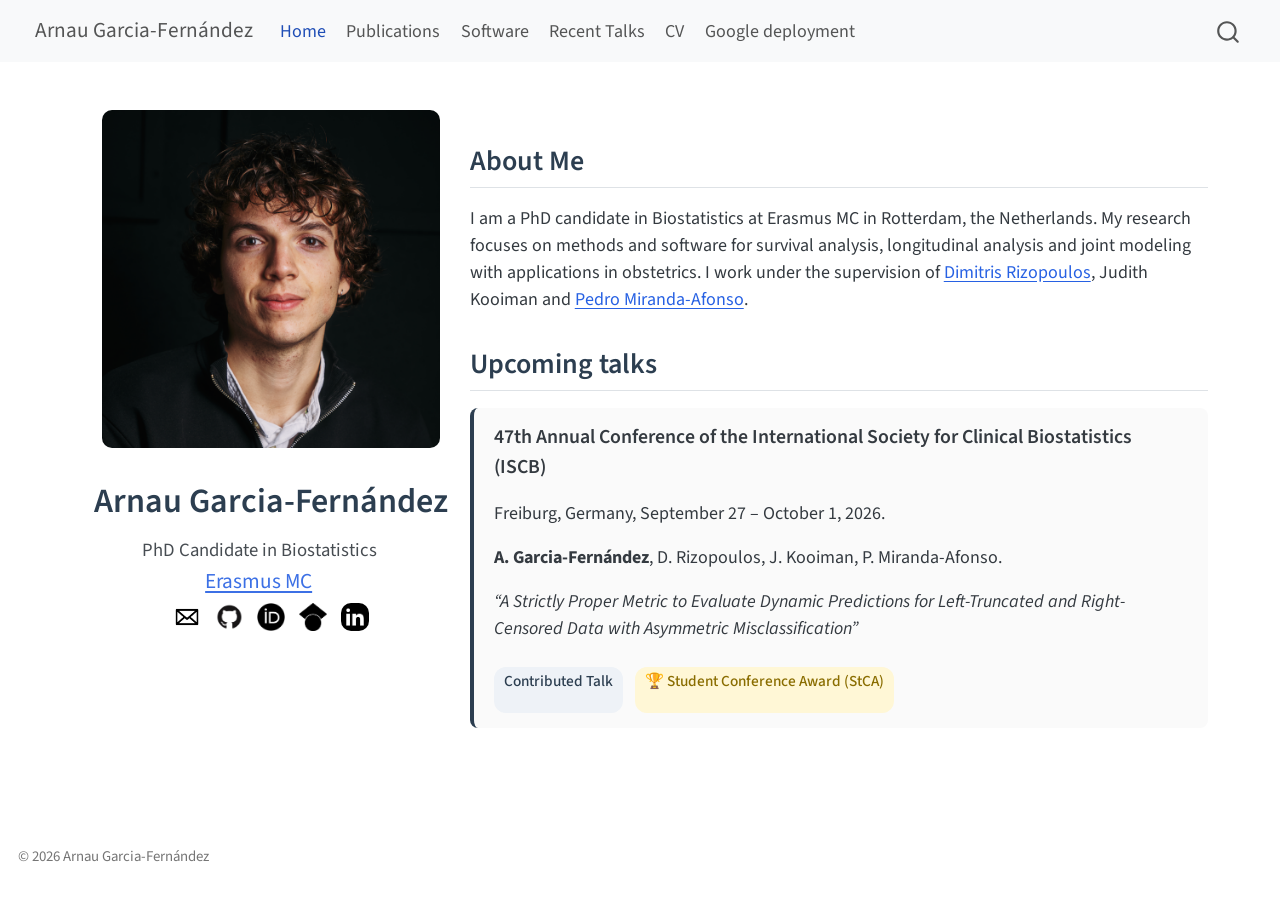
<file: docs/index.html>
<!DOCTYPE html>
<html xmlns="http://www.w3.org/1999/xhtml" lang="en" xml:lang="en"><head>

<meta charset="utf-8">
<meta name="generator" content="quarto-1.8.25">

<meta name="viewport" content="width=device-width, initial-scale=1.0, user-scalable=yes">


<title>Arnau Garcia-Fernández</title>
<style>
code{white-space: pre-wrap;}
span.smallcaps{font-variant: small-caps;}
div.columns{display: flex; gap: min(4vw, 1.5em);}
div.column{flex: auto; overflow-x: auto;}
div.hanging-indent{margin-left: 1.5em; text-indent: -1.5em;}
ul.task-list{list-style: none;}
ul.task-list li input[type="checkbox"] {
  width: 0.8em;
  margin: 0 0.8em 0.2em -1em; /* quarto-specific, see https://github.com/quarto-dev/quarto-cli/issues/4556 */ 
  vertical-align: middle;
}
</style>


<script src="site_libs/quarto-nav/quarto-nav.js"></script>
<script src="site_libs/quarto-nav/headroom.min.js"></script>
<script src="site_libs/clipboard/clipboard.min.js"></script>
<script src="site_libs/quarto-search/autocomplete.umd.js"></script>
<script src="site_libs/quarto-search/fuse.min.js"></script>
<script src="site_libs/quarto-search/quarto-search.js"></script>
<meta name="quarto:offset" content="./">
<script src="site_libs/quarto-html/quarto.js" type="module"></script>
<script src="site_libs/quarto-html/tabsets/tabsets.js" type="module"></script>
<script src="site_libs/quarto-html/axe/axe-check.js" type="module"></script>
<script src="site_libs/quarto-html/popper.min.js"></script>
<script src="site_libs/quarto-html/tippy.umd.min.js"></script>
<script src="site_libs/quarto-html/anchor.min.js"></script>
<link href="site_libs/quarto-html/tippy.css" rel="stylesheet">
<link href="site_libs/quarto-html/quarto-syntax-highlighting-7b89279ff1a6dce999919e0e67d4d9ec.css" rel="stylesheet" id="quarto-text-highlighting-styles">
<script src="site_libs/bootstrap/bootstrap.min.js"></script>
<link href="site_libs/bootstrap/bootstrap-icons.css" rel="stylesheet">
<link href="site_libs/bootstrap/bootstrap-5b4ad623e5705c0698d39aec6f10cf02.min.css" rel="stylesheet" append-hash="true" id="quarto-bootstrap" data-mode="light">
<script id="quarto-search-options" type="application/json">{
  "location": "navbar",
  "copy-button": false,
  "collapse-after": 3,
  "panel-placement": "end",
  "type": "overlay",
  "limit": 50,
  "keyboard-shortcut": [
    "f",
    "/",
    "s"
  ],
  "show-item-context": false,
  "language": {
    "search-no-results-text": "No results",
    "search-matching-documents-text": "matching documents",
    "search-copy-link-title": "Copy link to search",
    "search-hide-matches-text": "Hide additional matches",
    "search-more-match-text": "more match in this document",
    "search-more-matches-text": "more matches in this document",
    "search-clear-button-title": "Clear",
    "search-text-placeholder": "",
    "search-detached-cancel-button-title": "Cancel",
    "search-submit-button-title": "Submit",
    "search-label": "Search"
  }
}</script>


<link rel="stylesheet" href="styles.css">
</head>

<body class="nav-fixed quarto-light">

<div id="quarto-search-results"></div>
  <header id="quarto-header" class="headroom fixed-top">
    <nav class="navbar navbar-expand-lg " data-bs-theme="dark">
      <div class="navbar-container container-fluid">
      <div class="navbar-brand-container mx-auto">
    <a href="./index.html" class="navbar-brand navbar-brand-logo">
    </a>
    <a class="navbar-brand" href="./index.html">
    <span class="navbar-title">Arnau Garcia-Fernández</span>
    </a>
  </div>
            <div id="quarto-search" class="" title="Search"></div>
          <button class="navbar-toggler" type="button" data-bs-toggle="collapse" data-bs-target="#navbarCollapse" aria-controls="navbarCollapse" role="menu" aria-expanded="false" aria-label="Toggle navigation" onclick="if (window.quartoToggleHeadroom) { window.quartoToggleHeadroom(); }">
  <span class="navbar-toggler-icon"></span>
</button>
          <div class="collapse navbar-collapse" id="navbarCollapse">
            <ul class="navbar-nav navbar-nav-scroll me-auto">
  <li class="nav-item">
    <a class="nav-link active" href="./index.html" aria-current="page"> 
<span class="menu-text">Home</span></a>
  </li>  
  <li class="nav-item">
    <a class="nav-link" href="./publications.html"> 
<span class="menu-text">Publications</span></a>
  </li>  
  <li class="nav-item">
    <a class="nav-link" href="./software.html"> 
<span class="menu-text">Software</span></a>
  </li>  
  <li class="nav-item">
    <a class="nav-link" href="./talks.html"> 
<span class="menu-text">Recent Talks</span></a>
  </li>  
  <li class="nav-item">
    <a class="nav-link" href="./cv.html"> 
<span class="menu-text">CV</span></a>
  </li>  
  <li class="nav-item">
    <a class="nav-link" href="./goog.html"> 
<span class="menu-text">Google deployment</span></a>
  </li>  
</ul>
          </div> <!-- /navcollapse -->
            <div class="quarto-navbar-tools">
</div>
      </div> <!-- /container-fluid -->
    </nav>
</header>
<!-- content -->
<div id="quarto-content" class="quarto-container page-columns page-rows-contents page-layout-full page-navbar">
<!-- sidebar -->
<!-- margin-sidebar -->
    
<!-- main -->
<main class="content column-page" id="quarto-document-content"><header id="title-block-header" class="quarto-title-block"></header>




<div class="columns profile-layout">
<div class="column" style="width:35%;">
<div class="profile-card">
<p><img src="images/profile.jpg" class="img-fluid" style="width:85.0%"></p>
<section id="arnau-garcia-fernández" class="level1">
<h1>Arnau Garcia-Fernández</h1>
<section id="phd-candidate-in-biostatistics" class="level5">
<h5 class="anchored" data-anchor-id="phd-candidate-in-biostatistics">PhD Candidate in Biostatistics</h5>
</section>
<section id="erasmus-mc" class="level4">
<h4 class="anchored" data-anchor-id="erasmus-mc"><a href="https://www.erasmusmc.nl/en/research/departments/biostatistics">Erasmus MC</a></h4>
<div class="contact-icons">
<p><a href="mailto:a.garciafernandez@erasmusmc.nl"> <img src="images/icons/mail.png" width="28px"> </a></p>
<p><a href="https://github.com/ArnauGF" target="_blank"> <img src="images/icons/github.png" width="28px"> </a></p>
<p><a href="https://orcid.org/0009-0009-7370-6980" target="_blank"> <img src="images/icons/orcid.png" width="28px"> </a></p>
<p><a href="https://scholar.google.com/citations?user=AjEvmFUAAAAJ&amp;hl=es&amp;oi=ao" target="_blank"> <img src="images/icons/scholar.png" width="28px"> </a></p>
<p><a href="https://www.linkedin.com/in/garciaarnaumaths/" target="_blank"> <img src="images/icons/linkedin.png" width="28px"> </a></p>
</div>
</section>
</section>
</div>
</div><div class="column" style="width:65%;">
<section id="about-me" class="level2">
<h2 class="anchored" data-anchor-id="about-me">About Me</h2>
<p>I am a PhD candidate in Biostatistics at Erasmus MC in Rotterdam, the Netherlands. My research focuses on methods and software for survival analysis, longitudinal analysis and joint modeling with applications in obstetrics. I work under the supervision of <a href="https://www.drizopoulos.com/">Dimitris Rizopoulos</a>, Judith Kooiman and <a href="https://www.pafonso.com/">Pedro Miranda-Afonso</a>.</p>
</section>
<section id="upcoming-talks" class="level2">
<h2 class="anchored" data-anchor-id="upcoming-talks">Upcoming talks</h2>
<div class="talk-card">
<div class="talk-conference">
<p>47th Annual Conference of the International Society for Clinical Biostatistics (ISCB)</p>
</div>
<p>Freiburg, Germany, September 27 – October 1, 2026.</p>
<div class="talk-authors">
<p><strong>A. Garcia-Fernández</strong>, D. Rizopoulos, J. Kooiman, P. Miranda-Afonso.</p>
</div>
<div class="talk-title">
<p>“A Strictly Proper Metric to Evaluate Dynamic Predictions for Left-Truncated and Right-Censored Data with Asymmetric Misclassification”</p>
</div>
<div class="talk-badge talk-contributed">
<p>Contributed Talk</p>
</div>
<div class="talk-award">
<p>🏆 Student Conference Award (StCA)</p>
</div>
</div>
</section>
</div>
</div>



</main> <!-- /main -->
<script id="quarto-html-after-body" type="application/javascript">
  window.document.addEventListener("DOMContentLoaded", function (event) {
    const icon = "";
    const anchorJS = new window.AnchorJS();
    anchorJS.options = {
      placement: 'right',
      icon: icon
    };
    anchorJS.add('.anchored');
    const isCodeAnnotation = (el) => {
      for (const clz of el.classList) {
        if (clz.startsWith('code-annotation-')) {                     
          return true;
        }
      }
      return false;
    }
    const onCopySuccess = function(e) {
      // button target
      const button = e.trigger;
      // don't keep focus
      button.blur();
      // flash "checked"
      button.classList.add('code-copy-button-checked');
      var currentTitle = button.getAttribute("title");
      button.setAttribute("title", "Copied!");
      let tooltip;
      if (window.bootstrap) {
        button.setAttribute("data-bs-toggle", "tooltip");
        button.setAttribute("data-bs-placement", "left");
        button.setAttribute("data-bs-title", "Copied!");
        tooltip = new bootstrap.Tooltip(button, 
          { trigger: "manual", 
            customClass: "code-copy-button-tooltip",
            offset: [0, -8]});
        tooltip.show();    
      }
      setTimeout(function() {
        if (tooltip) {
          tooltip.hide();
          button.removeAttribute("data-bs-title");
          button.removeAttribute("data-bs-toggle");
          button.removeAttribute("data-bs-placement");
        }
        button.setAttribute("title", currentTitle);
        button.classList.remove('code-copy-button-checked');
      }, 1000);
      // clear code selection
      e.clearSelection();
    }
    const getTextToCopy = function(trigger) {
      const outerScaffold = trigger.parentElement.cloneNode(true);
      const codeEl = outerScaffold.querySelector('code');
      for (const childEl of codeEl.children) {
        if (isCodeAnnotation(childEl)) {
          childEl.remove();
        }
      }
      return codeEl.innerText;
    }
    const clipboard = new window.ClipboardJS('.code-copy-button:not([data-in-quarto-modal])', {
      text: getTextToCopy
    });
    clipboard.on('success', onCopySuccess);
    if (window.document.getElementById('quarto-embedded-source-code-modal')) {
      const clipboardModal = new window.ClipboardJS('.code-copy-button[data-in-quarto-modal]', {
        text: getTextToCopy,
        container: window.document.getElementById('quarto-embedded-source-code-modal')
      });
      clipboardModal.on('success', onCopySuccess);
    }
      var localhostRegex = new RegExp(/^(?:http|https):\/\/localhost\:?[0-9]*\//);
      var mailtoRegex = new RegExp(/^mailto:/);
        var filterRegex = new RegExp('/' + window.location.host + '/');
      var isInternal = (href) => {
          return filterRegex.test(href) || localhostRegex.test(href) || mailtoRegex.test(href);
      }
      // Inspect non-navigation links and adorn them if external
     var links = window.document.querySelectorAll('a[href]:not(.nav-link):not(.navbar-brand):not(.toc-action):not(.sidebar-link):not(.sidebar-item-toggle):not(.pagination-link):not(.no-external):not([aria-hidden]):not(.dropdown-item):not(.quarto-navigation-tool):not(.about-link)');
      for (var i=0; i<links.length; i++) {
        const link = links[i];
        if (!isInternal(link.href)) {
          // undo the damage that might have been done by quarto-nav.js in the case of
          // links that we want to consider external
          if (link.dataset.originalHref !== undefined) {
            link.href = link.dataset.originalHref;
          }
        }
      }
    function tippyHover(el, contentFn, onTriggerFn, onUntriggerFn) {
      const config = {
        allowHTML: true,
        maxWidth: 500,
        delay: 100,
        arrow: false,
        appendTo: function(el) {
            return el.parentElement;
        },
        interactive: true,
        interactiveBorder: 10,
        theme: 'quarto',
        placement: 'bottom-start',
      };
      if (contentFn) {
        config.content = contentFn;
      }
      if (onTriggerFn) {
        config.onTrigger = onTriggerFn;
      }
      if (onUntriggerFn) {
        config.onUntrigger = onUntriggerFn;
      }
      window.tippy(el, config); 
    }
    const noterefs = window.document.querySelectorAll('a[role="doc-noteref"]');
    for (var i=0; i<noterefs.length; i++) {
      const ref = noterefs[i];
      tippyHover(ref, function() {
        // use id or data attribute instead here
        let href = ref.getAttribute('data-footnote-href') || ref.getAttribute('href');
        try { href = new URL(href).hash; } catch {}
        const id = href.replace(/^#\/?/, "");
        const note = window.document.getElementById(id);
        if (note) {
          return note.innerHTML;
        } else {
          return "";
        }
      });
    }
    const xrefs = window.document.querySelectorAll('a.quarto-xref');
    const processXRef = (id, note) => {
      // Strip column container classes
      const stripColumnClz = (el) => {
        el.classList.remove("page-full", "page-columns");
        if (el.children) {
          for (const child of el.children) {
            stripColumnClz(child);
          }
        }
      }
      stripColumnClz(note)
      if (id === null || id.startsWith('sec-')) {
        // Special case sections, only their first couple elements
        const container = document.createElement("div");
        if (note.children && note.children.length > 2) {
          container.appendChild(note.children[0].cloneNode(true));
          for (let i = 1; i < note.children.length; i++) {
            const child = note.children[i];
            if (child.tagName === "P" && child.innerText === "") {
              continue;
            } else {
              container.appendChild(child.cloneNode(true));
              break;
            }
          }
          if (window.Quarto?.typesetMath) {
            window.Quarto.typesetMath(container);
          }
          return container.innerHTML
        } else {
          if (window.Quarto?.typesetMath) {
            window.Quarto.typesetMath(note);
          }
          return note.innerHTML;
        }
      } else {
        // Remove any anchor links if they are present
        const anchorLink = note.querySelector('a.anchorjs-link');
        if (anchorLink) {
          anchorLink.remove();
        }
        if (window.Quarto?.typesetMath) {
          window.Quarto.typesetMath(note);
        }
        if (note.classList.contains("callout")) {
          return note.outerHTML;
        } else {
          return note.innerHTML;
        }
      }
    }
    for (var i=0; i<xrefs.length; i++) {
      const xref = xrefs[i];
      tippyHover(xref, undefined, function(instance) {
        instance.disable();
        let url = xref.getAttribute('href');
        let hash = undefined; 
        if (url.startsWith('#')) {
          hash = url;
        } else {
          try { hash = new URL(url).hash; } catch {}
        }
        if (hash) {
          const id = hash.replace(/^#\/?/, "");
          const note = window.document.getElementById(id);
          if (note !== null) {
            try {
              const html = processXRef(id, note.cloneNode(true));
              instance.setContent(html);
            } finally {
              instance.enable();
              instance.show();
            }
          } else {
            // See if we can fetch this
            fetch(url.split('#')[0])
            .then(res => res.text())
            .then(html => {
              const parser = new DOMParser();
              const htmlDoc = parser.parseFromString(html, "text/html");
              const note = htmlDoc.getElementById(id);
              if (note !== null) {
                const html = processXRef(id, note);
                instance.setContent(html);
              } 
            }).finally(() => {
              instance.enable();
              instance.show();
            });
          }
        } else {
          // See if we can fetch a full url (with no hash to target)
          // This is a special case and we should probably do some content thinning / targeting
          fetch(url)
          .then(res => res.text())
          .then(html => {
            const parser = new DOMParser();
            const htmlDoc = parser.parseFromString(html, "text/html");
            const note = htmlDoc.querySelector('main.content');
            if (note !== null) {
              // This should only happen for chapter cross references
              // (since there is no id in the URL)
              // remove the first header
              if (note.children.length > 0 && note.children[0].tagName === "HEADER") {
                note.children[0].remove();
              }
              const html = processXRef(null, note);
              instance.setContent(html);
            } 
          }).finally(() => {
            instance.enable();
            instance.show();
          });
        }
      }, function(instance) {
      });
    }
        let selectedAnnoteEl;
        const selectorForAnnotation = ( cell, annotation) => {
          let cellAttr = 'data-code-cell="' + cell + '"';
          let lineAttr = 'data-code-annotation="' +  annotation + '"';
          const selector = 'span[' + cellAttr + '][' + lineAttr + ']';
          return selector;
        }
        const selectCodeLines = (annoteEl) => {
          const doc = window.document;
          const targetCell = annoteEl.getAttribute("data-target-cell");
          const targetAnnotation = annoteEl.getAttribute("data-target-annotation");
          const annoteSpan = window.document.querySelector(selectorForAnnotation(targetCell, targetAnnotation));
          const lines = annoteSpan.getAttribute("data-code-lines").split(",");
          const lineIds = lines.map((line) => {
            return targetCell + "-" + line;
          })
          let top = null;
          let height = null;
          let parent = null;
          if (lineIds.length > 0) {
              //compute the position of the single el (top and bottom and make a div)
              const el = window.document.getElementById(lineIds[0]);
              top = el.offsetTop;
              height = el.offsetHeight;
              parent = el.parentElement.parentElement;
            if (lineIds.length > 1) {
              const lastEl = window.document.getElementById(lineIds[lineIds.length - 1]);
              const bottom = lastEl.offsetTop + lastEl.offsetHeight;
              height = bottom - top;
            }
            if (top !== null && height !== null && parent !== null) {
              // cook up a div (if necessary) and position it 
              let div = window.document.getElementById("code-annotation-line-highlight");
              if (div === null) {
                div = window.document.createElement("div");
                div.setAttribute("id", "code-annotation-line-highlight");
                div.style.position = 'absolute';
                parent.appendChild(div);
              }
              div.style.top = top - 2 + "px";
              div.style.height = height + 4 + "px";
              div.style.left = 0;
              let gutterDiv = window.document.getElementById("code-annotation-line-highlight-gutter");
              if (gutterDiv === null) {
                gutterDiv = window.document.createElement("div");
                gutterDiv.setAttribute("id", "code-annotation-line-highlight-gutter");
                gutterDiv.style.position = 'absolute';
                const codeCell = window.document.getElementById(targetCell);
                const gutter = codeCell.querySelector('.code-annotation-gutter');
                gutter.appendChild(gutterDiv);
              }
              gutterDiv.style.top = top - 2 + "px";
              gutterDiv.style.height = height + 4 + "px";
            }
            selectedAnnoteEl = annoteEl;
          }
        };
        const unselectCodeLines = () => {
          const elementsIds = ["code-annotation-line-highlight", "code-annotation-line-highlight-gutter"];
          elementsIds.forEach((elId) => {
            const div = window.document.getElementById(elId);
            if (div) {
              div.remove();
            }
          });
          selectedAnnoteEl = undefined;
        };
          // Handle positioning of the toggle
      window.addEventListener(
        "resize",
        throttle(() => {
          elRect = undefined;
          if (selectedAnnoteEl) {
            selectCodeLines(selectedAnnoteEl);
          }
        }, 10)
      );
      function throttle(fn, ms) {
      let throttle = false;
      let timer;
        return (...args) => {
          if(!throttle) { // first call gets through
              fn.apply(this, args);
              throttle = true;
          } else { // all the others get throttled
              if(timer) clearTimeout(timer); // cancel #2
              timer = setTimeout(() => {
                fn.apply(this, args);
                timer = throttle = false;
              }, ms);
          }
        };
      }
        // Attach click handler to the DT
        const annoteDls = window.document.querySelectorAll('dt[data-target-cell]');
        for (const annoteDlNode of annoteDls) {
          annoteDlNode.addEventListener('click', (event) => {
            const clickedEl = event.target;
            if (clickedEl !== selectedAnnoteEl) {
              unselectCodeLines();
              const activeEl = window.document.querySelector('dt[data-target-cell].code-annotation-active');
              if (activeEl) {
                activeEl.classList.remove('code-annotation-active');
              }
              selectCodeLines(clickedEl);
              clickedEl.classList.add('code-annotation-active');
            } else {
              // Unselect the line
              unselectCodeLines();
              clickedEl.classList.remove('code-annotation-active');
            }
          });
        }
    const findCites = (el) => {
      const parentEl = el.parentElement;
      if (parentEl) {
        const cites = parentEl.dataset.cites;
        if (cites) {
          return {
            el,
            cites: cites.split(' ')
          };
        } else {
          return findCites(el.parentElement)
        }
      } else {
        return undefined;
      }
    };
    var bibliorefs = window.document.querySelectorAll('a[role="doc-biblioref"]');
    for (var i=0; i<bibliorefs.length; i++) {
      const ref = bibliorefs[i];
      const citeInfo = findCites(ref);
      if (citeInfo) {
        tippyHover(citeInfo.el, function() {
          var popup = window.document.createElement('div');
          citeInfo.cites.forEach(function(cite) {
            var citeDiv = window.document.createElement('div');
            citeDiv.classList.add('hanging-indent');
            citeDiv.classList.add('csl-entry');
            var biblioDiv = window.document.getElementById('ref-' + cite);
            if (biblioDiv) {
              citeDiv.innerHTML = biblioDiv.innerHTML;
            }
            popup.appendChild(citeDiv);
          });
          return popup.innerHTML;
        });
      }
    }
  });
  </script>
</div> <!-- /content -->
<footer class="footer">
  <div class="nav-footer">
    <div class="nav-footer-left">
<p>© 2026 Arnau Garcia-Fernández</p>
</div>   
    <div class="nav-footer-center">
      &nbsp;
    </div>
    <div class="nav-footer-right">
      &nbsp;
    </div>
  </div>
</footer>




</body></html>
</file>
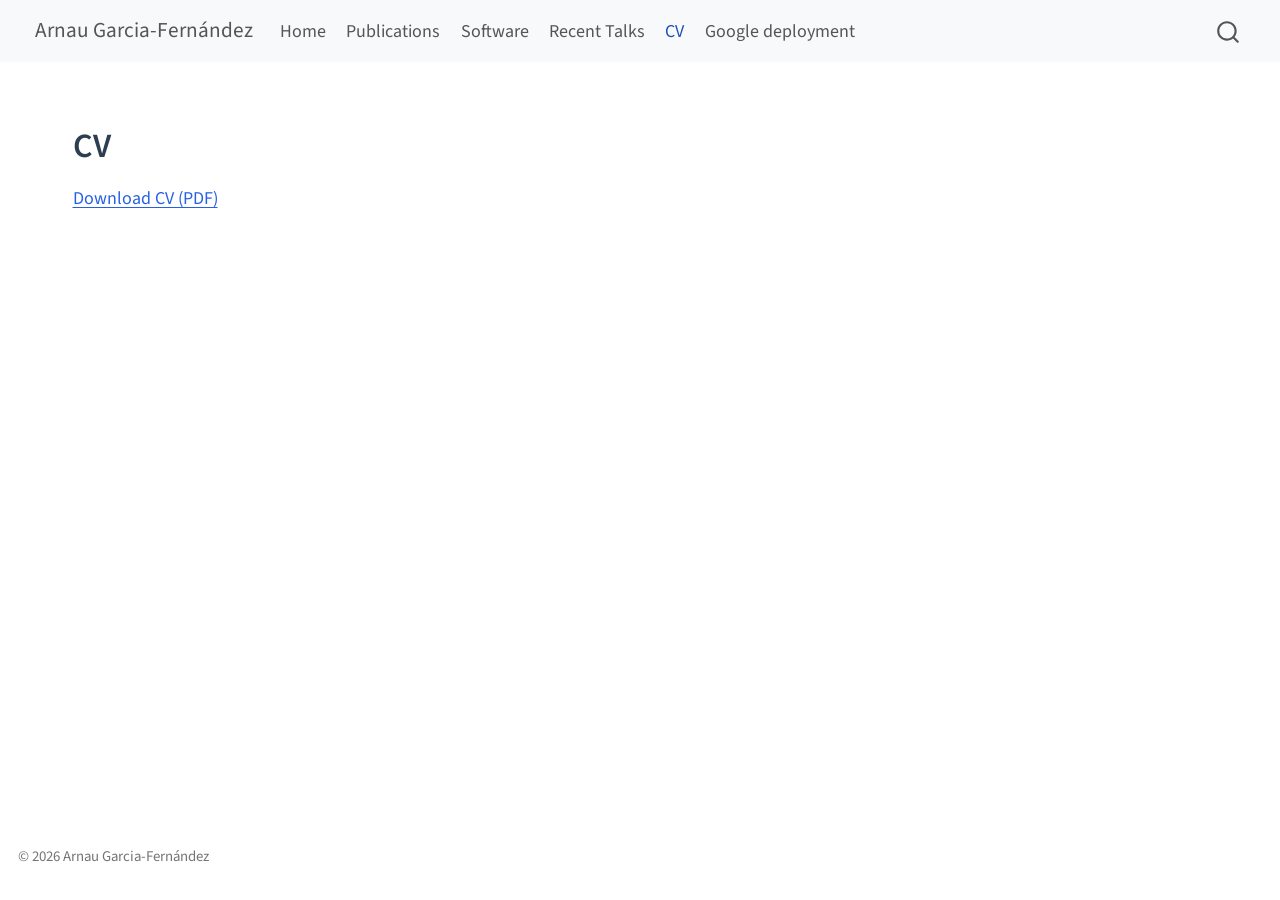
<file: docs/cv.html>
<!DOCTYPE html>
<html xmlns="http://www.w3.org/1999/xhtml" lang="en" xml:lang="en"><head>

<meta charset="utf-8">
<meta name="generator" content="quarto-1.8.25">

<meta name="viewport" content="width=device-width, initial-scale=1.0, user-scalable=yes">


<title>cv – Arnau Garcia-Fernández</title>
<style>
code{white-space: pre-wrap;}
span.smallcaps{font-variant: small-caps;}
div.columns{display: flex; gap: min(4vw, 1.5em);}
div.column{flex: auto; overflow-x: auto;}
div.hanging-indent{margin-left: 1.5em; text-indent: -1.5em;}
ul.task-list{list-style: none;}
ul.task-list li input[type="checkbox"] {
  width: 0.8em;
  margin: 0 0.8em 0.2em -1em; /* quarto-specific, see https://github.com/quarto-dev/quarto-cli/issues/4556 */ 
  vertical-align: middle;
}
</style>


<script src="site_libs/quarto-nav/quarto-nav.js"></script>
<script src="site_libs/quarto-nav/headroom.min.js"></script>
<script src="site_libs/clipboard/clipboard.min.js"></script>
<script src="site_libs/quarto-search/autocomplete.umd.js"></script>
<script src="site_libs/quarto-search/fuse.min.js"></script>
<script src="site_libs/quarto-search/quarto-search.js"></script>
<meta name="quarto:offset" content="./">
<script src="site_libs/quarto-html/quarto.js" type="module"></script>
<script src="site_libs/quarto-html/tabsets/tabsets.js" type="module"></script>
<script src="site_libs/quarto-html/axe/axe-check.js" type="module"></script>
<script src="site_libs/quarto-html/popper.min.js"></script>
<script src="site_libs/quarto-html/tippy.umd.min.js"></script>
<script src="site_libs/quarto-html/anchor.min.js"></script>
<link href="site_libs/quarto-html/tippy.css" rel="stylesheet">
<link href="site_libs/quarto-html/quarto-syntax-highlighting-7b89279ff1a6dce999919e0e67d4d9ec.css" rel="stylesheet" id="quarto-text-highlighting-styles">
<script src="site_libs/bootstrap/bootstrap.min.js"></script>
<link href="site_libs/bootstrap/bootstrap-icons.css" rel="stylesheet">
<link href="site_libs/bootstrap/bootstrap-5b4ad623e5705c0698d39aec6f10cf02.min.css" rel="stylesheet" append-hash="true" id="quarto-bootstrap" data-mode="light">
<script id="quarto-search-options" type="application/json">{
  "location": "navbar",
  "copy-button": false,
  "collapse-after": 3,
  "panel-placement": "end",
  "type": "overlay",
  "limit": 50,
  "keyboard-shortcut": [
    "f",
    "/",
    "s"
  ],
  "show-item-context": false,
  "language": {
    "search-no-results-text": "No results",
    "search-matching-documents-text": "matching documents",
    "search-copy-link-title": "Copy link to search",
    "search-hide-matches-text": "Hide additional matches",
    "search-more-match-text": "more match in this document",
    "search-more-matches-text": "more matches in this document",
    "search-clear-button-title": "Clear",
    "search-text-placeholder": "",
    "search-detached-cancel-button-title": "Cancel",
    "search-submit-button-title": "Submit",
    "search-label": "Search"
  }
}</script>


<link rel="stylesheet" href="styles.css">
</head>

<body class="nav-fixed quarto-light">

<div id="quarto-search-results"></div>
  <header id="quarto-header" class="headroom fixed-top">
    <nav class="navbar navbar-expand-lg " data-bs-theme="dark">
      <div class="navbar-container container-fluid">
      <div class="navbar-brand-container mx-auto">
    <a href="./index.html" class="navbar-brand navbar-brand-logo">
    </a>
    <a class="navbar-brand" href="./index.html">
    <span class="navbar-title">Arnau Garcia-Fernández</span>
    </a>
  </div>
            <div id="quarto-search" class="" title="Search"></div>
          <button class="navbar-toggler" type="button" data-bs-toggle="collapse" data-bs-target="#navbarCollapse" aria-controls="navbarCollapse" role="menu" aria-expanded="false" aria-label="Toggle navigation" onclick="if (window.quartoToggleHeadroom) { window.quartoToggleHeadroom(); }">
  <span class="navbar-toggler-icon"></span>
</button>
          <div class="collapse navbar-collapse" id="navbarCollapse">
            <ul class="navbar-nav navbar-nav-scroll me-auto">
  <li class="nav-item">
    <a class="nav-link" href="./index.html"> 
<span class="menu-text">Home</span></a>
  </li>  
  <li class="nav-item">
    <a class="nav-link" href="./publications.html"> 
<span class="menu-text">Publications</span></a>
  </li>  
  <li class="nav-item">
    <a class="nav-link" href="./software.html"> 
<span class="menu-text">Software</span></a>
  </li>  
  <li class="nav-item">
    <a class="nav-link" href="./talks.html"> 
<span class="menu-text">Recent Talks</span></a>
  </li>  
  <li class="nav-item">
    <a class="nav-link active" href="./cv.html" aria-current="page"> 
<span class="menu-text">CV</span></a>
  </li>  
  <li class="nav-item">
    <a class="nav-link" href="./goog.html"> 
<span class="menu-text">Google deployment</span></a>
  </li>  
</ul>
          </div> <!-- /navcollapse -->
            <div class="quarto-navbar-tools">
</div>
      </div> <!-- /container-fluid -->
    </nav>
</header>
<!-- content -->
<div id="quarto-content" class="quarto-container page-columns page-rows-contents page-layout-full page-navbar">
<!-- sidebar -->
<!-- margin-sidebar -->
    
<!-- main -->
<main class="content column-page" id="quarto-document-content"><header id="title-block-header" class="quarto-title-block"></header>




<section id="cv" class="level1">
<h1>CV</h1>
<p><a href="cv.pdf">Download CV (PDF)</a></p>


</section>

</main> <!-- /main -->
<script id="quarto-html-after-body" type="application/javascript">
  window.document.addEventListener("DOMContentLoaded", function (event) {
    const icon = "";
    const anchorJS = new window.AnchorJS();
    anchorJS.options = {
      placement: 'right',
      icon: icon
    };
    anchorJS.add('.anchored');
    const isCodeAnnotation = (el) => {
      for (const clz of el.classList) {
        if (clz.startsWith('code-annotation-')) {                     
          return true;
        }
      }
      return false;
    }
    const onCopySuccess = function(e) {
      // button target
      const button = e.trigger;
      // don't keep focus
      button.blur();
      // flash "checked"
      button.classList.add('code-copy-button-checked');
      var currentTitle = button.getAttribute("title");
      button.setAttribute("title", "Copied!");
      let tooltip;
      if (window.bootstrap) {
        button.setAttribute("data-bs-toggle", "tooltip");
        button.setAttribute("data-bs-placement", "left");
        button.setAttribute("data-bs-title", "Copied!");
        tooltip = new bootstrap.Tooltip(button, 
          { trigger: "manual", 
            customClass: "code-copy-button-tooltip",
            offset: [0, -8]});
        tooltip.show();    
      }
      setTimeout(function() {
        if (tooltip) {
          tooltip.hide();
          button.removeAttribute("data-bs-title");
          button.removeAttribute("data-bs-toggle");
          button.removeAttribute("data-bs-placement");
        }
        button.setAttribute("title", currentTitle);
        button.classList.remove('code-copy-button-checked');
      }, 1000);
      // clear code selection
      e.clearSelection();
    }
    const getTextToCopy = function(trigger) {
      const outerScaffold = trigger.parentElement.cloneNode(true);
      const codeEl = outerScaffold.querySelector('code');
      for (const childEl of codeEl.children) {
        if (isCodeAnnotation(childEl)) {
          childEl.remove();
        }
      }
      return codeEl.innerText;
    }
    const clipboard = new window.ClipboardJS('.code-copy-button:not([data-in-quarto-modal])', {
      text: getTextToCopy
    });
    clipboard.on('success', onCopySuccess);
    if (window.document.getElementById('quarto-embedded-source-code-modal')) {
      const clipboardModal = new window.ClipboardJS('.code-copy-button[data-in-quarto-modal]', {
        text: getTextToCopy,
        container: window.document.getElementById('quarto-embedded-source-code-modal')
      });
      clipboardModal.on('success', onCopySuccess);
    }
      var localhostRegex = new RegExp(/^(?:http|https):\/\/localhost\:?[0-9]*\//);
      var mailtoRegex = new RegExp(/^mailto:/);
        var filterRegex = new RegExp('/' + window.location.host + '/');
      var isInternal = (href) => {
          return filterRegex.test(href) || localhostRegex.test(href) || mailtoRegex.test(href);
      }
      // Inspect non-navigation links and adorn them if external
     var links = window.document.querySelectorAll('a[href]:not(.nav-link):not(.navbar-brand):not(.toc-action):not(.sidebar-link):not(.sidebar-item-toggle):not(.pagination-link):not(.no-external):not([aria-hidden]):not(.dropdown-item):not(.quarto-navigation-tool):not(.about-link)');
      for (var i=0; i<links.length; i++) {
        const link = links[i];
        if (!isInternal(link.href)) {
          // undo the damage that might have been done by quarto-nav.js in the case of
          // links that we want to consider external
          if (link.dataset.originalHref !== undefined) {
            link.href = link.dataset.originalHref;
          }
        }
      }
    function tippyHover(el, contentFn, onTriggerFn, onUntriggerFn) {
      const config = {
        allowHTML: true,
        maxWidth: 500,
        delay: 100,
        arrow: false,
        appendTo: function(el) {
            return el.parentElement;
        },
        interactive: true,
        interactiveBorder: 10,
        theme: 'quarto',
        placement: 'bottom-start',
      };
      if (contentFn) {
        config.content = contentFn;
      }
      if (onTriggerFn) {
        config.onTrigger = onTriggerFn;
      }
      if (onUntriggerFn) {
        config.onUntrigger = onUntriggerFn;
      }
      window.tippy(el, config); 
    }
    const noterefs = window.document.querySelectorAll('a[role="doc-noteref"]');
    for (var i=0; i<noterefs.length; i++) {
      const ref = noterefs[i];
      tippyHover(ref, function() {
        // use id or data attribute instead here
        let href = ref.getAttribute('data-footnote-href') || ref.getAttribute('href');
        try { href = new URL(href).hash; } catch {}
        const id = href.replace(/^#\/?/, "");
        const note = window.document.getElementById(id);
        if (note) {
          return note.innerHTML;
        } else {
          return "";
        }
      });
    }
    const xrefs = window.document.querySelectorAll('a.quarto-xref');
    const processXRef = (id, note) => {
      // Strip column container classes
      const stripColumnClz = (el) => {
        el.classList.remove("page-full", "page-columns");
        if (el.children) {
          for (const child of el.children) {
            stripColumnClz(child);
          }
        }
      }
      stripColumnClz(note)
      if (id === null || id.startsWith('sec-')) {
        // Special case sections, only their first couple elements
        const container = document.createElement("div");
        if (note.children && note.children.length > 2) {
          container.appendChild(note.children[0].cloneNode(true));
          for (let i = 1; i < note.children.length; i++) {
            const child = note.children[i];
            if (child.tagName === "P" && child.innerText === "") {
              continue;
            } else {
              container.appendChild(child.cloneNode(true));
              break;
            }
          }
          if (window.Quarto?.typesetMath) {
            window.Quarto.typesetMath(container);
          }
          return container.innerHTML
        } else {
          if (window.Quarto?.typesetMath) {
            window.Quarto.typesetMath(note);
          }
          return note.innerHTML;
        }
      } else {
        // Remove any anchor links if they are present
        const anchorLink = note.querySelector('a.anchorjs-link');
        if (anchorLink) {
          anchorLink.remove();
        }
        if (window.Quarto?.typesetMath) {
          window.Quarto.typesetMath(note);
        }
        if (note.classList.contains("callout")) {
          return note.outerHTML;
        } else {
          return note.innerHTML;
        }
      }
    }
    for (var i=0; i<xrefs.length; i++) {
      const xref = xrefs[i];
      tippyHover(xref, undefined, function(instance) {
        instance.disable();
        let url = xref.getAttribute('href');
        let hash = undefined; 
        if (url.startsWith('#')) {
          hash = url;
        } else {
          try { hash = new URL(url).hash; } catch {}
        }
        if (hash) {
          const id = hash.replace(/^#\/?/, "");
          const note = window.document.getElementById(id);
          if (note !== null) {
            try {
              const html = processXRef(id, note.cloneNode(true));
              instance.setContent(html);
            } finally {
              instance.enable();
              instance.show();
            }
          } else {
            // See if we can fetch this
            fetch(url.split('#')[0])
            .then(res => res.text())
            .then(html => {
              const parser = new DOMParser();
              const htmlDoc = parser.parseFromString(html, "text/html");
              const note = htmlDoc.getElementById(id);
              if (note !== null) {
                const html = processXRef(id, note);
                instance.setContent(html);
              } 
            }).finally(() => {
              instance.enable();
              instance.show();
            });
          }
        } else {
          // See if we can fetch a full url (with no hash to target)
          // This is a special case and we should probably do some content thinning / targeting
          fetch(url)
          .then(res => res.text())
          .then(html => {
            const parser = new DOMParser();
            const htmlDoc = parser.parseFromString(html, "text/html");
            const note = htmlDoc.querySelector('main.content');
            if (note !== null) {
              // This should only happen for chapter cross references
              // (since there is no id in the URL)
              // remove the first header
              if (note.children.length > 0 && note.children[0].tagName === "HEADER") {
                note.children[0].remove();
              }
              const html = processXRef(null, note);
              instance.setContent(html);
            } 
          }).finally(() => {
            instance.enable();
            instance.show();
          });
        }
      }, function(instance) {
      });
    }
        let selectedAnnoteEl;
        const selectorForAnnotation = ( cell, annotation) => {
          let cellAttr = 'data-code-cell="' + cell + '"';
          let lineAttr = 'data-code-annotation="' +  annotation + '"';
          const selector = 'span[' + cellAttr + '][' + lineAttr + ']';
          return selector;
        }
        const selectCodeLines = (annoteEl) => {
          const doc = window.document;
          const targetCell = annoteEl.getAttribute("data-target-cell");
          const targetAnnotation = annoteEl.getAttribute("data-target-annotation");
          const annoteSpan = window.document.querySelector(selectorForAnnotation(targetCell, targetAnnotation));
          const lines = annoteSpan.getAttribute("data-code-lines").split(",");
          const lineIds = lines.map((line) => {
            return targetCell + "-" + line;
          })
          let top = null;
          let height = null;
          let parent = null;
          if (lineIds.length > 0) {
              //compute the position of the single el (top and bottom and make a div)
              const el = window.document.getElementById(lineIds[0]);
              top = el.offsetTop;
              height = el.offsetHeight;
              parent = el.parentElement.parentElement;
            if (lineIds.length > 1) {
              const lastEl = window.document.getElementById(lineIds[lineIds.length - 1]);
              const bottom = lastEl.offsetTop + lastEl.offsetHeight;
              height = bottom - top;
            }
            if (top !== null && height !== null && parent !== null) {
              // cook up a div (if necessary) and position it 
              let div = window.document.getElementById("code-annotation-line-highlight");
              if (div === null) {
                div = window.document.createElement("div");
                div.setAttribute("id", "code-annotation-line-highlight");
                div.style.position = 'absolute';
                parent.appendChild(div);
              }
              div.style.top = top - 2 + "px";
              div.style.height = height + 4 + "px";
              div.style.left = 0;
              let gutterDiv = window.document.getElementById("code-annotation-line-highlight-gutter");
              if (gutterDiv === null) {
                gutterDiv = window.document.createElement("div");
                gutterDiv.setAttribute("id", "code-annotation-line-highlight-gutter");
                gutterDiv.style.position = 'absolute';
                const codeCell = window.document.getElementById(targetCell);
                const gutter = codeCell.querySelector('.code-annotation-gutter');
                gutter.appendChild(gutterDiv);
              }
              gutterDiv.style.top = top - 2 + "px";
              gutterDiv.style.height = height + 4 + "px";
            }
            selectedAnnoteEl = annoteEl;
          }
        };
        const unselectCodeLines = () => {
          const elementsIds = ["code-annotation-line-highlight", "code-annotation-line-highlight-gutter"];
          elementsIds.forEach((elId) => {
            const div = window.document.getElementById(elId);
            if (div) {
              div.remove();
            }
          });
          selectedAnnoteEl = undefined;
        };
          // Handle positioning of the toggle
      window.addEventListener(
        "resize",
        throttle(() => {
          elRect = undefined;
          if (selectedAnnoteEl) {
            selectCodeLines(selectedAnnoteEl);
          }
        }, 10)
      );
      function throttle(fn, ms) {
      let throttle = false;
      let timer;
        return (...args) => {
          if(!throttle) { // first call gets through
              fn.apply(this, args);
              throttle = true;
          } else { // all the others get throttled
              if(timer) clearTimeout(timer); // cancel #2
              timer = setTimeout(() => {
                fn.apply(this, args);
                timer = throttle = false;
              }, ms);
          }
        };
      }
        // Attach click handler to the DT
        const annoteDls = window.document.querySelectorAll('dt[data-target-cell]');
        for (const annoteDlNode of annoteDls) {
          annoteDlNode.addEventListener('click', (event) => {
            const clickedEl = event.target;
            if (clickedEl !== selectedAnnoteEl) {
              unselectCodeLines();
              const activeEl = window.document.querySelector('dt[data-target-cell].code-annotation-active');
              if (activeEl) {
                activeEl.classList.remove('code-annotation-active');
              }
              selectCodeLines(clickedEl);
              clickedEl.classList.add('code-annotation-active');
            } else {
              // Unselect the line
              unselectCodeLines();
              clickedEl.classList.remove('code-annotation-active');
            }
          });
        }
    const findCites = (el) => {
      const parentEl = el.parentElement;
      if (parentEl) {
        const cites = parentEl.dataset.cites;
        if (cites) {
          return {
            el,
            cites: cites.split(' ')
          };
        } else {
          return findCites(el.parentElement)
        }
      } else {
        return undefined;
      }
    };
    var bibliorefs = window.document.querySelectorAll('a[role="doc-biblioref"]');
    for (var i=0; i<bibliorefs.length; i++) {
      const ref = bibliorefs[i];
      const citeInfo = findCites(ref);
      if (citeInfo) {
        tippyHover(citeInfo.el, function() {
          var popup = window.document.createElement('div');
          citeInfo.cites.forEach(function(cite) {
            var citeDiv = window.document.createElement('div');
            citeDiv.classList.add('hanging-indent');
            citeDiv.classList.add('csl-entry');
            var biblioDiv = window.document.getElementById('ref-' + cite);
            if (biblioDiv) {
              citeDiv.innerHTML = biblioDiv.innerHTML;
            }
            popup.appendChild(citeDiv);
          });
          return popup.innerHTML;
        });
      }
    }
  });
  </script>
</div> <!-- /content -->
<footer class="footer">
  <div class="nav-footer">
    <div class="nav-footer-left">
<p>© 2026 Arnau Garcia-Fernández</p>
</div>   
    <div class="nav-footer-center">
      &nbsp;
    </div>
    <div class="nav-footer-right">
      &nbsp;
    </div>
  </div>
</footer>




</body></html>
</file>
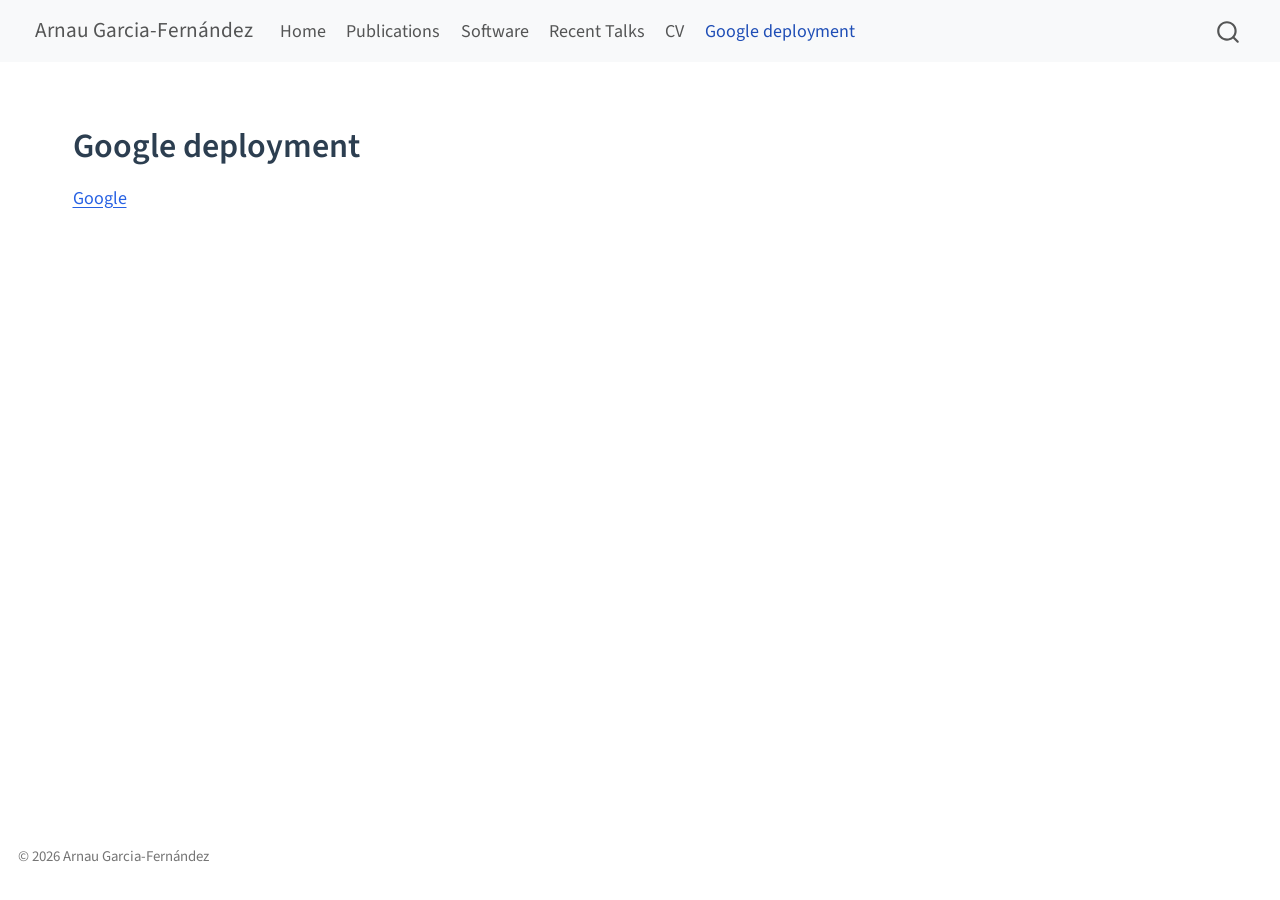
<file: docs/goog.html>
<!DOCTYPE html>
<html xmlns="http://www.w3.org/1999/xhtml" lang="en" xml:lang="en"><head>

<meta charset="utf-8">
<meta name="generator" content="quarto-1.8.25">

<meta name="viewport" content="width=device-width, initial-scale=1.0, user-scalable=yes">


<title>goog – Arnau Garcia-Fernández</title>
<style>
code{white-space: pre-wrap;}
span.smallcaps{font-variant: small-caps;}
div.columns{display: flex; gap: min(4vw, 1.5em);}
div.column{flex: auto; overflow-x: auto;}
div.hanging-indent{margin-left: 1.5em; text-indent: -1.5em;}
ul.task-list{list-style: none;}
ul.task-list li input[type="checkbox"] {
  width: 0.8em;
  margin: 0 0.8em 0.2em -1em; /* quarto-specific, see https://github.com/quarto-dev/quarto-cli/issues/4556 */ 
  vertical-align: middle;
}
</style>


<script src="site_libs/quarto-nav/quarto-nav.js"></script>
<script src="site_libs/quarto-nav/headroom.min.js"></script>
<script src="site_libs/clipboard/clipboard.min.js"></script>
<script src="site_libs/quarto-search/autocomplete.umd.js"></script>
<script src="site_libs/quarto-search/fuse.min.js"></script>
<script src="site_libs/quarto-search/quarto-search.js"></script>
<meta name="quarto:offset" content="./">
<script src="site_libs/quarto-html/quarto.js" type="module"></script>
<script src="site_libs/quarto-html/tabsets/tabsets.js" type="module"></script>
<script src="site_libs/quarto-html/axe/axe-check.js" type="module"></script>
<script src="site_libs/quarto-html/popper.min.js"></script>
<script src="site_libs/quarto-html/tippy.umd.min.js"></script>
<script src="site_libs/quarto-html/anchor.min.js"></script>
<link href="site_libs/quarto-html/tippy.css" rel="stylesheet">
<link href="site_libs/quarto-html/quarto-syntax-highlighting-7b89279ff1a6dce999919e0e67d4d9ec.css" rel="stylesheet" id="quarto-text-highlighting-styles">
<script src="site_libs/bootstrap/bootstrap.min.js"></script>
<link href="site_libs/bootstrap/bootstrap-icons.css" rel="stylesheet">
<link href="site_libs/bootstrap/bootstrap-5b4ad623e5705c0698d39aec6f10cf02.min.css" rel="stylesheet" append-hash="true" id="quarto-bootstrap" data-mode="light">
<script id="quarto-search-options" type="application/json">{
  "location": "navbar",
  "copy-button": false,
  "collapse-after": 3,
  "panel-placement": "end",
  "type": "overlay",
  "limit": 50,
  "keyboard-shortcut": [
    "f",
    "/",
    "s"
  ],
  "show-item-context": false,
  "language": {
    "search-no-results-text": "No results",
    "search-matching-documents-text": "matching documents",
    "search-copy-link-title": "Copy link to search",
    "search-hide-matches-text": "Hide additional matches",
    "search-more-match-text": "more match in this document",
    "search-more-matches-text": "more matches in this document",
    "search-clear-button-title": "Clear",
    "search-text-placeholder": "",
    "search-detached-cancel-button-title": "Cancel",
    "search-submit-button-title": "Submit",
    "search-label": "Search"
  }
}</script>


<link rel="stylesheet" href="styles.css">
</head>

<body class="nav-fixed quarto-light">

<div id="quarto-search-results"></div>
  <header id="quarto-header" class="headroom fixed-top">
    <nav class="navbar navbar-expand-lg " data-bs-theme="dark">
      <div class="navbar-container container-fluid">
      <div class="navbar-brand-container mx-auto">
    <a href="./index.html" class="navbar-brand navbar-brand-logo">
    </a>
    <a class="navbar-brand" href="./index.html">
    <span class="navbar-title">Arnau Garcia-Fernández</span>
    </a>
  </div>
            <div id="quarto-search" class="" title="Search"></div>
          <button class="navbar-toggler" type="button" data-bs-toggle="collapse" data-bs-target="#navbarCollapse" aria-controls="navbarCollapse" role="menu" aria-expanded="false" aria-label="Toggle navigation" onclick="if (window.quartoToggleHeadroom) { window.quartoToggleHeadroom(); }">
  <span class="navbar-toggler-icon"></span>
</button>
          <div class="collapse navbar-collapse" id="navbarCollapse">
            <ul class="navbar-nav navbar-nav-scroll me-auto">
  <li class="nav-item">
    <a class="nav-link" href="./index.html"> 
<span class="menu-text">Home</span></a>
  </li>  
  <li class="nav-item">
    <a class="nav-link" href="./publications.html"> 
<span class="menu-text">Publications</span></a>
  </li>  
  <li class="nav-item">
    <a class="nav-link" href="./software.html"> 
<span class="menu-text">Software</span></a>
  </li>  
  <li class="nav-item">
    <a class="nav-link" href="./talks.html"> 
<span class="menu-text">Recent Talks</span></a>
  </li>  
  <li class="nav-item">
    <a class="nav-link" href="./cv.html"> 
<span class="menu-text">CV</span></a>
  </li>  
  <li class="nav-item">
    <a class="nav-link active" href="./goog.html" aria-current="page"> 
<span class="menu-text">Google deployment</span></a>
  </li>  
</ul>
          </div> <!-- /navcollapse -->
            <div class="quarto-navbar-tools">
</div>
      </div> <!-- /container-fluid -->
    </nav>
</header>
<!-- content -->
<div id="quarto-content" class="quarto-container page-columns page-rows-contents page-layout-full page-navbar">
<!-- sidebar -->
<!-- margin-sidebar -->
    
<!-- main -->
<main class="content column-page" id="quarto-document-content"><header id="title-block-header" class="quarto-title-block"></header>




<section id="google-deployment" class="level1">
<h1>Google deployment</h1>
<p><a href="google577ce23cd39b4e56.html">Google</a></p>


</section>

</main> <!-- /main -->
<script id="quarto-html-after-body" type="application/javascript">
  window.document.addEventListener("DOMContentLoaded", function (event) {
    const icon = "";
    const anchorJS = new window.AnchorJS();
    anchorJS.options = {
      placement: 'right',
      icon: icon
    };
    anchorJS.add('.anchored');
    const isCodeAnnotation = (el) => {
      for (const clz of el.classList) {
        if (clz.startsWith('code-annotation-')) {                     
          return true;
        }
      }
      return false;
    }
    const onCopySuccess = function(e) {
      // button target
      const button = e.trigger;
      // don't keep focus
      button.blur();
      // flash "checked"
      button.classList.add('code-copy-button-checked');
      var currentTitle = button.getAttribute("title");
      button.setAttribute("title", "Copied!");
      let tooltip;
      if (window.bootstrap) {
        button.setAttribute("data-bs-toggle", "tooltip");
        button.setAttribute("data-bs-placement", "left");
        button.setAttribute("data-bs-title", "Copied!");
        tooltip = new bootstrap.Tooltip(button, 
          { trigger: "manual", 
            customClass: "code-copy-button-tooltip",
            offset: [0, -8]});
        tooltip.show();    
      }
      setTimeout(function() {
        if (tooltip) {
          tooltip.hide();
          button.removeAttribute("data-bs-title");
          button.removeAttribute("data-bs-toggle");
          button.removeAttribute("data-bs-placement");
        }
        button.setAttribute("title", currentTitle);
        button.classList.remove('code-copy-button-checked');
      }, 1000);
      // clear code selection
      e.clearSelection();
    }
    const getTextToCopy = function(trigger) {
      const outerScaffold = trigger.parentElement.cloneNode(true);
      const codeEl = outerScaffold.querySelector('code');
      for (const childEl of codeEl.children) {
        if (isCodeAnnotation(childEl)) {
          childEl.remove();
        }
      }
      return codeEl.innerText;
    }
    const clipboard = new window.ClipboardJS('.code-copy-button:not([data-in-quarto-modal])', {
      text: getTextToCopy
    });
    clipboard.on('success', onCopySuccess);
    if (window.document.getElementById('quarto-embedded-source-code-modal')) {
      const clipboardModal = new window.ClipboardJS('.code-copy-button[data-in-quarto-modal]', {
        text: getTextToCopy,
        container: window.document.getElementById('quarto-embedded-source-code-modal')
      });
      clipboardModal.on('success', onCopySuccess);
    }
      var localhostRegex = new RegExp(/^(?:http|https):\/\/localhost\:?[0-9]*\//);
      var mailtoRegex = new RegExp(/^mailto:/);
        var filterRegex = new RegExp('/' + window.location.host + '/');
      var isInternal = (href) => {
          return filterRegex.test(href) || localhostRegex.test(href) || mailtoRegex.test(href);
      }
      // Inspect non-navigation links and adorn them if external
     var links = window.document.querySelectorAll('a[href]:not(.nav-link):not(.navbar-brand):not(.toc-action):not(.sidebar-link):not(.sidebar-item-toggle):not(.pagination-link):not(.no-external):not([aria-hidden]):not(.dropdown-item):not(.quarto-navigation-tool):not(.about-link)');
      for (var i=0; i<links.length; i++) {
        const link = links[i];
        if (!isInternal(link.href)) {
          // undo the damage that might have been done by quarto-nav.js in the case of
          // links that we want to consider external
          if (link.dataset.originalHref !== undefined) {
            link.href = link.dataset.originalHref;
          }
        }
      }
    function tippyHover(el, contentFn, onTriggerFn, onUntriggerFn) {
      const config = {
        allowHTML: true,
        maxWidth: 500,
        delay: 100,
        arrow: false,
        appendTo: function(el) {
            return el.parentElement;
        },
        interactive: true,
        interactiveBorder: 10,
        theme: 'quarto',
        placement: 'bottom-start',
      };
      if (contentFn) {
        config.content = contentFn;
      }
      if (onTriggerFn) {
        config.onTrigger = onTriggerFn;
      }
      if (onUntriggerFn) {
        config.onUntrigger = onUntriggerFn;
      }
      window.tippy(el, config); 
    }
    const noterefs = window.document.querySelectorAll('a[role="doc-noteref"]');
    for (var i=0; i<noterefs.length; i++) {
      const ref = noterefs[i];
      tippyHover(ref, function() {
        // use id or data attribute instead here
        let href = ref.getAttribute('data-footnote-href') || ref.getAttribute('href');
        try { href = new URL(href).hash; } catch {}
        const id = href.replace(/^#\/?/, "");
        const note = window.document.getElementById(id);
        if (note) {
          return note.innerHTML;
        } else {
          return "";
        }
      });
    }
    const xrefs = window.document.querySelectorAll('a.quarto-xref');
    const processXRef = (id, note) => {
      // Strip column container classes
      const stripColumnClz = (el) => {
        el.classList.remove("page-full", "page-columns");
        if (el.children) {
          for (const child of el.children) {
            stripColumnClz(child);
          }
        }
      }
      stripColumnClz(note)
      if (id === null || id.startsWith('sec-')) {
        // Special case sections, only their first couple elements
        const container = document.createElement("div");
        if (note.children && note.children.length > 2) {
          container.appendChild(note.children[0].cloneNode(true));
          for (let i = 1; i < note.children.length; i++) {
            const child = note.children[i];
            if (child.tagName === "P" && child.innerText === "") {
              continue;
            } else {
              container.appendChild(child.cloneNode(true));
              break;
            }
          }
          if (window.Quarto?.typesetMath) {
            window.Quarto.typesetMath(container);
          }
          return container.innerHTML
        } else {
          if (window.Quarto?.typesetMath) {
            window.Quarto.typesetMath(note);
          }
          return note.innerHTML;
        }
      } else {
        // Remove any anchor links if they are present
        const anchorLink = note.querySelector('a.anchorjs-link');
        if (anchorLink) {
          anchorLink.remove();
        }
        if (window.Quarto?.typesetMath) {
          window.Quarto.typesetMath(note);
        }
        if (note.classList.contains("callout")) {
          return note.outerHTML;
        } else {
          return note.innerHTML;
        }
      }
    }
    for (var i=0; i<xrefs.length; i++) {
      const xref = xrefs[i];
      tippyHover(xref, undefined, function(instance) {
        instance.disable();
        let url = xref.getAttribute('href');
        let hash = undefined; 
        if (url.startsWith('#')) {
          hash = url;
        } else {
          try { hash = new URL(url).hash; } catch {}
        }
        if (hash) {
          const id = hash.replace(/^#\/?/, "");
          const note = window.document.getElementById(id);
          if (note !== null) {
            try {
              const html = processXRef(id, note.cloneNode(true));
              instance.setContent(html);
            } finally {
              instance.enable();
              instance.show();
            }
          } else {
            // See if we can fetch this
            fetch(url.split('#')[0])
            .then(res => res.text())
            .then(html => {
              const parser = new DOMParser();
              const htmlDoc = parser.parseFromString(html, "text/html");
              const note = htmlDoc.getElementById(id);
              if (note !== null) {
                const html = processXRef(id, note);
                instance.setContent(html);
              } 
            }).finally(() => {
              instance.enable();
              instance.show();
            });
          }
        } else {
          // See if we can fetch a full url (with no hash to target)
          // This is a special case and we should probably do some content thinning / targeting
          fetch(url)
          .then(res => res.text())
          .then(html => {
            const parser = new DOMParser();
            const htmlDoc = parser.parseFromString(html, "text/html");
            const note = htmlDoc.querySelector('main.content');
            if (note !== null) {
              // This should only happen for chapter cross references
              // (since there is no id in the URL)
              // remove the first header
              if (note.children.length > 0 && note.children[0].tagName === "HEADER") {
                note.children[0].remove();
              }
              const html = processXRef(null, note);
              instance.setContent(html);
            } 
          }).finally(() => {
            instance.enable();
            instance.show();
          });
        }
      }, function(instance) {
      });
    }
        let selectedAnnoteEl;
        const selectorForAnnotation = ( cell, annotation) => {
          let cellAttr = 'data-code-cell="' + cell + '"';
          let lineAttr = 'data-code-annotation="' +  annotation + '"';
          const selector = 'span[' + cellAttr + '][' + lineAttr + ']';
          return selector;
        }
        const selectCodeLines = (annoteEl) => {
          const doc = window.document;
          const targetCell = annoteEl.getAttribute("data-target-cell");
          const targetAnnotation = annoteEl.getAttribute("data-target-annotation");
          const annoteSpan = window.document.querySelector(selectorForAnnotation(targetCell, targetAnnotation));
          const lines = annoteSpan.getAttribute("data-code-lines").split(",");
          const lineIds = lines.map((line) => {
            return targetCell + "-" + line;
          })
          let top = null;
          let height = null;
          let parent = null;
          if (lineIds.length > 0) {
              //compute the position of the single el (top and bottom and make a div)
              const el = window.document.getElementById(lineIds[0]);
              top = el.offsetTop;
              height = el.offsetHeight;
              parent = el.parentElement.parentElement;
            if (lineIds.length > 1) {
              const lastEl = window.document.getElementById(lineIds[lineIds.length - 1]);
              const bottom = lastEl.offsetTop + lastEl.offsetHeight;
              height = bottom - top;
            }
            if (top !== null && height !== null && parent !== null) {
              // cook up a div (if necessary) and position it 
              let div = window.document.getElementById("code-annotation-line-highlight");
              if (div === null) {
                div = window.document.createElement("div");
                div.setAttribute("id", "code-annotation-line-highlight");
                div.style.position = 'absolute';
                parent.appendChild(div);
              }
              div.style.top = top - 2 + "px";
              div.style.height = height + 4 + "px";
              div.style.left = 0;
              let gutterDiv = window.document.getElementById("code-annotation-line-highlight-gutter");
              if (gutterDiv === null) {
                gutterDiv = window.document.createElement("div");
                gutterDiv.setAttribute("id", "code-annotation-line-highlight-gutter");
                gutterDiv.style.position = 'absolute';
                const codeCell = window.document.getElementById(targetCell);
                const gutter = codeCell.querySelector('.code-annotation-gutter');
                gutter.appendChild(gutterDiv);
              }
              gutterDiv.style.top = top - 2 + "px";
              gutterDiv.style.height = height + 4 + "px";
            }
            selectedAnnoteEl = annoteEl;
          }
        };
        const unselectCodeLines = () => {
          const elementsIds = ["code-annotation-line-highlight", "code-annotation-line-highlight-gutter"];
          elementsIds.forEach((elId) => {
            const div = window.document.getElementById(elId);
            if (div) {
              div.remove();
            }
          });
          selectedAnnoteEl = undefined;
        };
          // Handle positioning of the toggle
      window.addEventListener(
        "resize",
        throttle(() => {
          elRect = undefined;
          if (selectedAnnoteEl) {
            selectCodeLines(selectedAnnoteEl);
          }
        }, 10)
      );
      function throttle(fn, ms) {
      let throttle = false;
      let timer;
        return (...args) => {
          if(!throttle) { // first call gets through
              fn.apply(this, args);
              throttle = true;
          } else { // all the others get throttled
              if(timer) clearTimeout(timer); // cancel #2
              timer = setTimeout(() => {
                fn.apply(this, args);
                timer = throttle = false;
              }, ms);
          }
        };
      }
        // Attach click handler to the DT
        const annoteDls = window.document.querySelectorAll('dt[data-target-cell]');
        for (const annoteDlNode of annoteDls) {
          annoteDlNode.addEventListener('click', (event) => {
            const clickedEl = event.target;
            if (clickedEl !== selectedAnnoteEl) {
              unselectCodeLines();
              const activeEl = window.document.querySelector('dt[data-target-cell].code-annotation-active');
              if (activeEl) {
                activeEl.classList.remove('code-annotation-active');
              }
              selectCodeLines(clickedEl);
              clickedEl.classList.add('code-annotation-active');
            } else {
              // Unselect the line
              unselectCodeLines();
              clickedEl.classList.remove('code-annotation-active');
            }
          });
        }
    const findCites = (el) => {
      const parentEl = el.parentElement;
      if (parentEl) {
        const cites = parentEl.dataset.cites;
        if (cites) {
          return {
            el,
            cites: cites.split(' ')
          };
        } else {
          return findCites(el.parentElement)
        }
      } else {
        return undefined;
      }
    };
    var bibliorefs = window.document.querySelectorAll('a[role="doc-biblioref"]');
    for (var i=0; i<bibliorefs.length; i++) {
      const ref = bibliorefs[i];
      const citeInfo = findCites(ref);
      if (citeInfo) {
        tippyHover(citeInfo.el, function() {
          var popup = window.document.createElement('div');
          citeInfo.cites.forEach(function(cite) {
            var citeDiv = window.document.createElement('div');
            citeDiv.classList.add('hanging-indent');
            citeDiv.classList.add('csl-entry');
            var biblioDiv = window.document.getElementById('ref-' + cite);
            if (biblioDiv) {
              citeDiv.innerHTML = biblioDiv.innerHTML;
            }
            popup.appendChild(citeDiv);
          });
          return popup.innerHTML;
        });
      }
    }
  });
  </script>
</div> <!-- /content -->
<footer class="footer">
  <div class="nav-footer">
    <div class="nav-footer-left">
<p>© 2026 Arnau Garcia-Fernández</p>
</div>   
    <div class="nav-footer-center">
      &nbsp;
    </div>
    <div class="nav-footer-right">
      &nbsp;
    </div>
  </div>
</footer>




</body></html>
</file>
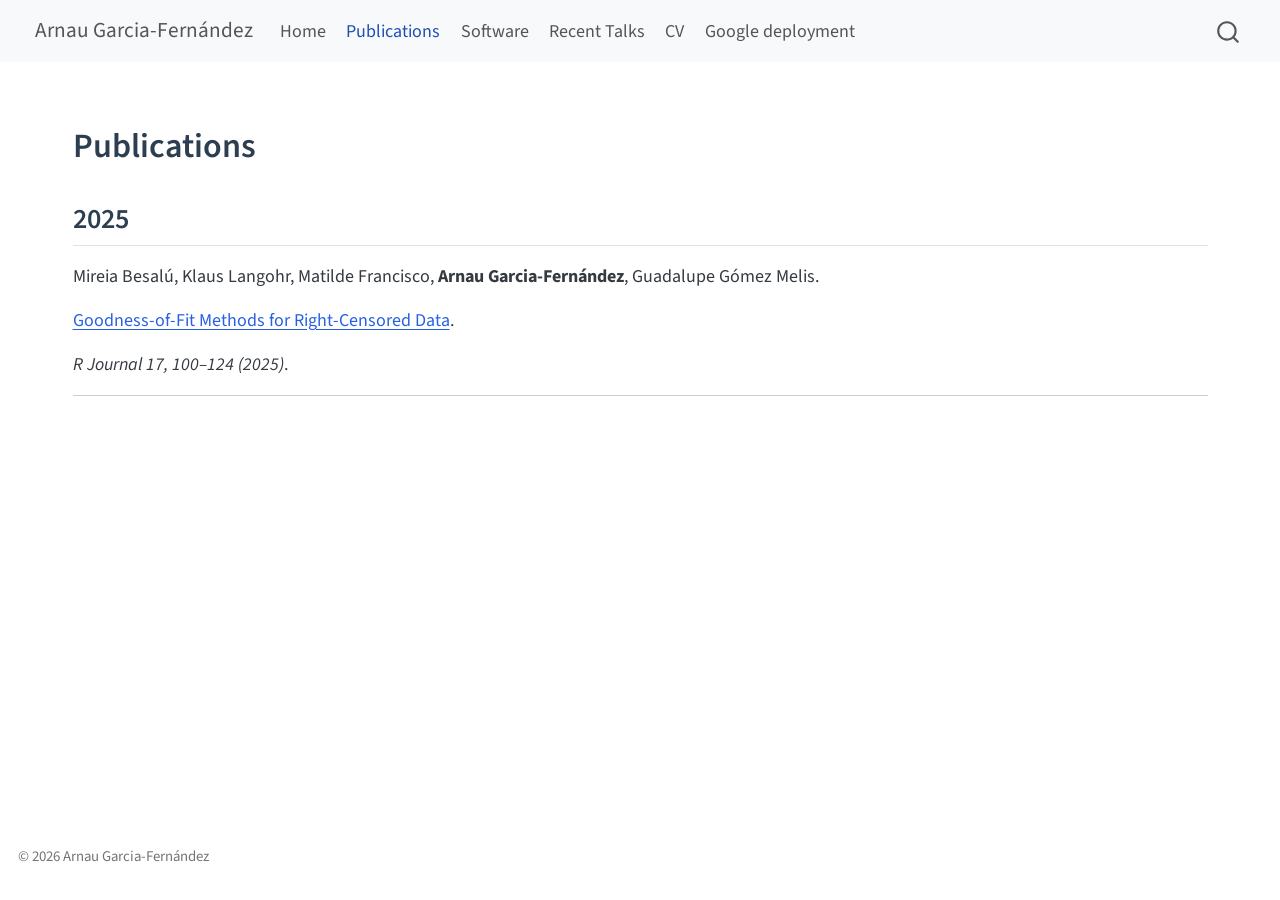
<file: docs/publications.html>
<!DOCTYPE html>
<html xmlns="http://www.w3.org/1999/xhtml" lang="en" xml:lang="en"><head>

<meta charset="utf-8">
<meta name="generator" content="quarto-1.8.25">

<meta name="viewport" content="width=device-width, initial-scale=1.0, user-scalable=yes">


<title>publications – Arnau Garcia-Fernández</title>
<style>
code{white-space: pre-wrap;}
span.smallcaps{font-variant: small-caps;}
div.columns{display: flex; gap: min(4vw, 1.5em);}
div.column{flex: auto; overflow-x: auto;}
div.hanging-indent{margin-left: 1.5em; text-indent: -1.5em;}
ul.task-list{list-style: none;}
ul.task-list li input[type="checkbox"] {
  width: 0.8em;
  margin: 0 0.8em 0.2em -1em; /* quarto-specific, see https://github.com/quarto-dev/quarto-cli/issues/4556 */ 
  vertical-align: middle;
}
</style>


<script src="site_libs/quarto-nav/quarto-nav.js"></script>
<script src="site_libs/quarto-nav/headroom.min.js"></script>
<script src="site_libs/clipboard/clipboard.min.js"></script>
<script src="site_libs/quarto-search/autocomplete.umd.js"></script>
<script src="site_libs/quarto-search/fuse.min.js"></script>
<script src="site_libs/quarto-search/quarto-search.js"></script>
<meta name="quarto:offset" content="./">
<script src="site_libs/quarto-html/quarto.js" type="module"></script>
<script src="site_libs/quarto-html/tabsets/tabsets.js" type="module"></script>
<script src="site_libs/quarto-html/axe/axe-check.js" type="module"></script>
<script src="site_libs/quarto-html/popper.min.js"></script>
<script src="site_libs/quarto-html/tippy.umd.min.js"></script>
<script src="site_libs/quarto-html/anchor.min.js"></script>
<link href="site_libs/quarto-html/tippy.css" rel="stylesheet">
<link href="site_libs/quarto-html/quarto-syntax-highlighting-7b89279ff1a6dce999919e0e67d4d9ec.css" rel="stylesheet" id="quarto-text-highlighting-styles">
<script src="site_libs/bootstrap/bootstrap.min.js"></script>
<link href="site_libs/bootstrap/bootstrap-icons.css" rel="stylesheet">
<link href="site_libs/bootstrap/bootstrap-5b4ad623e5705c0698d39aec6f10cf02.min.css" rel="stylesheet" append-hash="true" id="quarto-bootstrap" data-mode="light">
<script id="quarto-search-options" type="application/json">{
  "location": "navbar",
  "copy-button": false,
  "collapse-after": 3,
  "panel-placement": "end",
  "type": "overlay",
  "limit": 50,
  "keyboard-shortcut": [
    "f",
    "/",
    "s"
  ],
  "show-item-context": false,
  "language": {
    "search-no-results-text": "No results",
    "search-matching-documents-text": "matching documents",
    "search-copy-link-title": "Copy link to search",
    "search-hide-matches-text": "Hide additional matches",
    "search-more-match-text": "more match in this document",
    "search-more-matches-text": "more matches in this document",
    "search-clear-button-title": "Clear",
    "search-text-placeholder": "",
    "search-detached-cancel-button-title": "Cancel",
    "search-submit-button-title": "Submit",
    "search-label": "Search"
  }
}</script>


<link rel="stylesheet" href="styles.css">
</head>

<body class="nav-fixed quarto-light">

<div id="quarto-search-results"></div>
  <header id="quarto-header" class="headroom fixed-top">
    <nav class="navbar navbar-expand-lg " data-bs-theme="dark">
      <div class="navbar-container container-fluid">
      <div class="navbar-brand-container mx-auto">
    <a href="./index.html" class="navbar-brand navbar-brand-logo">
    </a>
    <a class="navbar-brand" href="./index.html">
    <span class="navbar-title">Arnau Garcia-Fernández</span>
    </a>
  </div>
            <div id="quarto-search" class="" title="Search"></div>
          <button class="navbar-toggler" type="button" data-bs-toggle="collapse" data-bs-target="#navbarCollapse" aria-controls="navbarCollapse" role="menu" aria-expanded="false" aria-label="Toggle navigation" onclick="if (window.quartoToggleHeadroom) { window.quartoToggleHeadroom(); }">
  <span class="navbar-toggler-icon"></span>
</button>
          <div class="collapse navbar-collapse" id="navbarCollapse">
            <ul class="navbar-nav navbar-nav-scroll me-auto">
  <li class="nav-item">
    <a class="nav-link" href="./index.html"> 
<span class="menu-text">Home</span></a>
  </li>  
  <li class="nav-item">
    <a class="nav-link active" href="./publications.html" aria-current="page"> 
<span class="menu-text">Publications</span></a>
  </li>  
  <li class="nav-item">
    <a class="nav-link" href="./software.html"> 
<span class="menu-text">Software</span></a>
  </li>  
  <li class="nav-item">
    <a class="nav-link" href="./talks.html"> 
<span class="menu-text">Recent Talks</span></a>
  </li>  
  <li class="nav-item">
    <a class="nav-link" href="./cv.html"> 
<span class="menu-text">CV</span></a>
  </li>  
  <li class="nav-item">
    <a class="nav-link" href="./goog.html"> 
<span class="menu-text">Google deployment</span></a>
  </li>  
</ul>
          </div> <!-- /navcollapse -->
            <div class="quarto-navbar-tools">
</div>
      </div> <!-- /container-fluid -->
    </nav>
</header>
<!-- content -->
<div id="quarto-content" class="quarto-container page-columns page-rows-contents page-layout-full page-navbar">
<!-- sidebar -->
<!-- margin-sidebar -->
    
<!-- main -->
<main class="content column-page" id="quarto-document-content"><header id="title-block-header" class="quarto-title-block"></header>




<section id="publications" class="level1">
<h1>Publications</h1>
<section id="section" class="level2">
<h2 class="anchored" data-anchor-id="section">2025</h2>
<p>Mireia Besalú, Klaus Langohr, Matilde Francisco, <strong>Arnau Garcia-Fernández</strong>, Guadalupe Gómez Melis.</p>
<p><a href="https://doi.org/10.32614/RJ-2025-026">Goodness-of-Fit Methods for Right-Censored Data</a>.</p>
<p><em>R Journal 17, 100–124 (2025)</em>.</p>
<hr>


</section>
</section>

</main> <!-- /main -->
<script id="quarto-html-after-body" type="application/javascript">
  window.document.addEventListener("DOMContentLoaded", function (event) {
    const icon = "";
    const anchorJS = new window.AnchorJS();
    anchorJS.options = {
      placement: 'right',
      icon: icon
    };
    anchorJS.add('.anchored');
    const isCodeAnnotation = (el) => {
      for (const clz of el.classList) {
        if (clz.startsWith('code-annotation-')) {                     
          return true;
        }
      }
      return false;
    }
    const onCopySuccess = function(e) {
      // button target
      const button = e.trigger;
      // don't keep focus
      button.blur();
      // flash "checked"
      button.classList.add('code-copy-button-checked');
      var currentTitle = button.getAttribute("title");
      button.setAttribute("title", "Copied!");
      let tooltip;
      if (window.bootstrap) {
        button.setAttribute("data-bs-toggle", "tooltip");
        button.setAttribute("data-bs-placement", "left");
        button.setAttribute("data-bs-title", "Copied!");
        tooltip = new bootstrap.Tooltip(button, 
          { trigger: "manual", 
            customClass: "code-copy-button-tooltip",
            offset: [0, -8]});
        tooltip.show();    
      }
      setTimeout(function() {
        if (tooltip) {
          tooltip.hide();
          button.removeAttribute("data-bs-title");
          button.removeAttribute("data-bs-toggle");
          button.removeAttribute("data-bs-placement");
        }
        button.setAttribute("title", currentTitle);
        button.classList.remove('code-copy-button-checked');
      }, 1000);
      // clear code selection
      e.clearSelection();
    }
    const getTextToCopy = function(trigger) {
      const outerScaffold = trigger.parentElement.cloneNode(true);
      const codeEl = outerScaffold.querySelector('code');
      for (const childEl of codeEl.children) {
        if (isCodeAnnotation(childEl)) {
          childEl.remove();
        }
      }
      return codeEl.innerText;
    }
    const clipboard = new window.ClipboardJS('.code-copy-button:not([data-in-quarto-modal])', {
      text: getTextToCopy
    });
    clipboard.on('success', onCopySuccess);
    if (window.document.getElementById('quarto-embedded-source-code-modal')) {
      const clipboardModal = new window.ClipboardJS('.code-copy-button[data-in-quarto-modal]', {
        text: getTextToCopy,
        container: window.document.getElementById('quarto-embedded-source-code-modal')
      });
      clipboardModal.on('success', onCopySuccess);
    }
      var localhostRegex = new RegExp(/^(?:http|https):\/\/localhost\:?[0-9]*\//);
      var mailtoRegex = new RegExp(/^mailto:/);
        var filterRegex = new RegExp('/' + window.location.host + '/');
      var isInternal = (href) => {
          return filterRegex.test(href) || localhostRegex.test(href) || mailtoRegex.test(href);
      }
      // Inspect non-navigation links and adorn them if external
     var links = window.document.querySelectorAll('a[href]:not(.nav-link):not(.navbar-brand):not(.toc-action):not(.sidebar-link):not(.sidebar-item-toggle):not(.pagination-link):not(.no-external):not([aria-hidden]):not(.dropdown-item):not(.quarto-navigation-tool):not(.about-link)');
      for (var i=0; i<links.length; i++) {
        const link = links[i];
        if (!isInternal(link.href)) {
          // undo the damage that might have been done by quarto-nav.js in the case of
          // links that we want to consider external
          if (link.dataset.originalHref !== undefined) {
            link.href = link.dataset.originalHref;
          }
        }
      }
    function tippyHover(el, contentFn, onTriggerFn, onUntriggerFn) {
      const config = {
        allowHTML: true,
        maxWidth: 500,
        delay: 100,
        arrow: false,
        appendTo: function(el) {
            return el.parentElement;
        },
        interactive: true,
        interactiveBorder: 10,
        theme: 'quarto',
        placement: 'bottom-start',
      };
      if (contentFn) {
        config.content = contentFn;
      }
      if (onTriggerFn) {
        config.onTrigger = onTriggerFn;
      }
      if (onUntriggerFn) {
        config.onUntrigger = onUntriggerFn;
      }
      window.tippy(el, config); 
    }
    const noterefs = window.document.querySelectorAll('a[role="doc-noteref"]');
    for (var i=0; i<noterefs.length; i++) {
      const ref = noterefs[i];
      tippyHover(ref, function() {
        // use id or data attribute instead here
        let href = ref.getAttribute('data-footnote-href') || ref.getAttribute('href');
        try { href = new URL(href).hash; } catch {}
        const id = href.replace(/^#\/?/, "");
        const note = window.document.getElementById(id);
        if (note) {
          return note.innerHTML;
        } else {
          return "";
        }
      });
    }
    const xrefs = window.document.querySelectorAll('a.quarto-xref');
    const processXRef = (id, note) => {
      // Strip column container classes
      const stripColumnClz = (el) => {
        el.classList.remove("page-full", "page-columns");
        if (el.children) {
          for (const child of el.children) {
            stripColumnClz(child);
          }
        }
      }
      stripColumnClz(note)
      if (id === null || id.startsWith('sec-')) {
        // Special case sections, only their first couple elements
        const container = document.createElement("div");
        if (note.children && note.children.length > 2) {
          container.appendChild(note.children[0].cloneNode(true));
          for (let i = 1; i < note.children.length; i++) {
            const child = note.children[i];
            if (child.tagName === "P" && child.innerText === "") {
              continue;
            } else {
              container.appendChild(child.cloneNode(true));
              break;
            }
          }
          if (window.Quarto?.typesetMath) {
            window.Quarto.typesetMath(container);
          }
          return container.innerHTML
        } else {
          if (window.Quarto?.typesetMath) {
            window.Quarto.typesetMath(note);
          }
          return note.innerHTML;
        }
      } else {
        // Remove any anchor links if they are present
        const anchorLink = note.querySelector('a.anchorjs-link');
        if (anchorLink) {
          anchorLink.remove();
        }
        if (window.Quarto?.typesetMath) {
          window.Quarto.typesetMath(note);
        }
        if (note.classList.contains("callout")) {
          return note.outerHTML;
        } else {
          return note.innerHTML;
        }
      }
    }
    for (var i=0; i<xrefs.length; i++) {
      const xref = xrefs[i];
      tippyHover(xref, undefined, function(instance) {
        instance.disable();
        let url = xref.getAttribute('href');
        let hash = undefined; 
        if (url.startsWith('#')) {
          hash = url;
        } else {
          try { hash = new URL(url).hash; } catch {}
        }
        if (hash) {
          const id = hash.replace(/^#\/?/, "");
          const note = window.document.getElementById(id);
          if (note !== null) {
            try {
              const html = processXRef(id, note.cloneNode(true));
              instance.setContent(html);
            } finally {
              instance.enable();
              instance.show();
            }
          } else {
            // See if we can fetch this
            fetch(url.split('#')[0])
            .then(res => res.text())
            .then(html => {
              const parser = new DOMParser();
              const htmlDoc = parser.parseFromString(html, "text/html");
              const note = htmlDoc.getElementById(id);
              if (note !== null) {
                const html = processXRef(id, note);
                instance.setContent(html);
              } 
            }).finally(() => {
              instance.enable();
              instance.show();
            });
          }
        } else {
          // See if we can fetch a full url (with no hash to target)
          // This is a special case and we should probably do some content thinning / targeting
          fetch(url)
          .then(res => res.text())
          .then(html => {
            const parser = new DOMParser();
            const htmlDoc = parser.parseFromString(html, "text/html");
            const note = htmlDoc.querySelector('main.content');
            if (note !== null) {
              // This should only happen for chapter cross references
              // (since there is no id in the URL)
              // remove the first header
              if (note.children.length > 0 && note.children[0].tagName === "HEADER") {
                note.children[0].remove();
              }
              const html = processXRef(null, note);
              instance.setContent(html);
            } 
          }).finally(() => {
            instance.enable();
            instance.show();
          });
        }
      }, function(instance) {
      });
    }
        let selectedAnnoteEl;
        const selectorForAnnotation = ( cell, annotation) => {
          let cellAttr = 'data-code-cell="' + cell + '"';
          let lineAttr = 'data-code-annotation="' +  annotation + '"';
          const selector = 'span[' + cellAttr + '][' + lineAttr + ']';
          return selector;
        }
        const selectCodeLines = (annoteEl) => {
          const doc = window.document;
          const targetCell = annoteEl.getAttribute("data-target-cell");
          const targetAnnotation = annoteEl.getAttribute("data-target-annotation");
          const annoteSpan = window.document.querySelector(selectorForAnnotation(targetCell, targetAnnotation));
          const lines = annoteSpan.getAttribute("data-code-lines").split(",");
          const lineIds = lines.map((line) => {
            return targetCell + "-" + line;
          })
          let top = null;
          let height = null;
          let parent = null;
          if (lineIds.length > 0) {
              //compute the position of the single el (top and bottom and make a div)
              const el = window.document.getElementById(lineIds[0]);
              top = el.offsetTop;
              height = el.offsetHeight;
              parent = el.parentElement.parentElement;
            if (lineIds.length > 1) {
              const lastEl = window.document.getElementById(lineIds[lineIds.length - 1]);
              const bottom = lastEl.offsetTop + lastEl.offsetHeight;
              height = bottom - top;
            }
            if (top !== null && height !== null && parent !== null) {
              // cook up a div (if necessary) and position it 
              let div = window.document.getElementById("code-annotation-line-highlight");
              if (div === null) {
                div = window.document.createElement("div");
                div.setAttribute("id", "code-annotation-line-highlight");
                div.style.position = 'absolute';
                parent.appendChild(div);
              }
              div.style.top = top - 2 + "px";
              div.style.height = height + 4 + "px";
              div.style.left = 0;
              let gutterDiv = window.document.getElementById("code-annotation-line-highlight-gutter");
              if (gutterDiv === null) {
                gutterDiv = window.document.createElement("div");
                gutterDiv.setAttribute("id", "code-annotation-line-highlight-gutter");
                gutterDiv.style.position = 'absolute';
                const codeCell = window.document.getElementById(targetCell);
                const gutter = codeCell.querySelector('.code-annotation-gutter');
                gutter.appendChild(gutterDiv);
              }
              gutterDiv.style.top = top - 2 + "px";
              gutterDiv.style.height = height + 4 + "px";
            }
            selectedAnnoteEl = annoteEl;
          }
        };
        const unselectCodeLines = () => {
          const elementsIds = ["code-annotation-line-highlight", "code-annotation-line-highlight-gutter"];
          elementsIds.forEach((elId) => {
            const div = window.document.getElementById(elId);
            if (div) {
              div.remove();
            }
          });
          selectedAnnoteEl = undefined;
        };
          // Handle positioning of the toggle
      window.addEventListener(
        "resize",
        throttle(() => {
          elRect = undefined;
          if (selectedAnnoteEl) {
            selectCodeLines(selectedAnnoteEl);
          }
        }, 10)
      );
      function throttle(fn, ms) {
      let throttle = false;
      let timer;
        return (...args) => {
          if(!throttle) { // first call gets through
              fn.apply(this, args);
              throttle = true;
          } else { // all the others get throttled
              if(timer) clearTimeout(timer); // cancel #2
              timer = setTimeout(() => {
                fn.apply(this, args);
                timer = throttle = false;
              }, ms);
          }
        };
      }
        // Attach click handler to the DT
        const annoteDls = window.document.querySelectorAll('dt[data-target-cell]');
        for (const annoteDlNode of annoteDls) {
          annoteDlNode.addEventListener('click', (event) => {
            const clickedEl = event.target;
            if (clickedEl !== selectedAnnoteEl) {
              unselectCodeLines();
              const activeEl = window.document.querySelector('dt[data-target-cell].code-annotation-active');
              if (activeEl) {
                activeEl.classList.remove('code-annotation-active');
              }
              selectCodeLines(clickedEl);
              clickedEl.classList.add('code-annotation-active');
            } else {
              // Unselect the line
              unselectCodeLines();
              clickedEl.classList.remove('code-annotation-active');
            }
          });
        }
    const findCites = (el) => {
      const parentEl = el.parentElement;
      if (parentEl) {
        const cites = parentEl.dataset.cites;
        if (cites) {
          return {
            el,
            cites: cites.split(' ')
          };
        } else {
          return findCites(el.parentElement)
        }
      } else {
        return undefined;
      }
    };
    var bibliorefs = window.document.querySelectorAll('a[role="doc-biblioref"]');
    for (var i=0; i<bibliorefs.length; i++) {
      const ref = bibliorefs[i];
      const citeInfo = findCites(ref);
      if (citeInfo) {
        tippyHover(citeInfo.el, function() {
          var popup = window.document.createElement('div');
          citeInfo.cites.forEach(function(cite) {
            var citeDiv = window.document.createElement('div');
            citeDiv.classList.add('hanging-indent');
            citeDiv.classList.add('csl-entry');
            var biblioDiv = window.document.getElementById('ref-' + cite);
            if (biblioDiv) {
              citeDiv.innerHTML = biblioDiv.innerHTML;
            }
            popup.appendChild(citeDiv);
          });
          return popup.innerHTML;
        });
      }
    }
  });
  </script>
</div> <!-- /content -->
<footer class="footer">
  <div class="nav-footer">
    <div class="nav-footer-left">
<p>© 2026 Arnau Garcia-Fernández</p>
</div>   
    <div class="nav-footer-center">
      &nbsp;
    </div>
    <div class="nav-footer-right">
      &nbsp;
    </div>
  </div>
</footer>




</body></html>
</file>
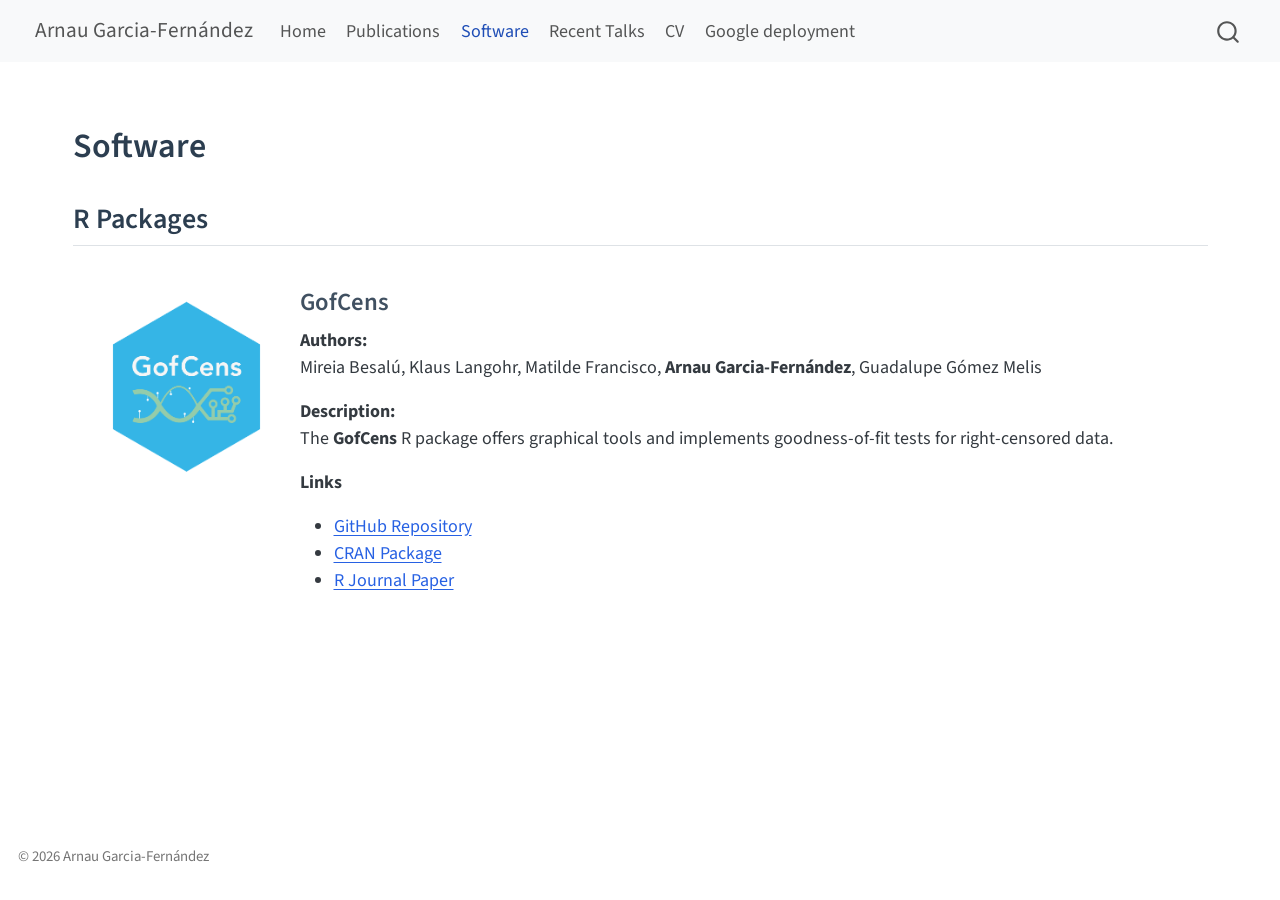
<file: docs/software.html>
<!DOCTYPE html>
<html xmlns="http://www.w3.org/1999/xhtml" lang="en" xml:lang="en"><head>

<meta charset="utf-8">
<meta name="generator" content="quarto-1.8.25">

<meta name="viewport" content="width=device-width, initial-scale=1.0, user-scalable=yes">


<title>software – Arnau Garcia-Fernández</title>
<style>
code{white-space: pre-wrap;}
span.smallcaps{font-variant: small-caps;}
div.columns{display: flex; gap: min(4vw, 1.5em);}
div.column{flex: auto; overflow-x: auto;}
div.hanging-indent{margin-left: 1.5em; text-indent: -1.5em;}
ul.task-list{list-style: none;}
ul.task-list li input[type="checkbox"] {
  width: 0.8em;
  margin: 0 0.8em 0.2em -1em; /* quarto-specific, see https://github.com/quarto-dev/quarto-cli/issues/4556 */ 
  vertical-align: middle;
}
</style>


<script src="site_libs/quarto-nav/quarto-nav.js"></script>
<script src="site_libs/quarto-nav/headroom.min.js"></script>
<script src="site_libs/clipboard/clipboard.min.js"></script>
<script src="site_libs/quarto-search/autocomplete.umd.js"></script>
<script src="site_libs/quarto-search/fuse.min.js"></script>
<script src="site_libs/quarto-search/quarto-search.js"></script>
<meta name="quarto:offset" content="./">
<script src="site_libs/quarto-html/quarto.js" type="module"></script>
<script src="site_libs/quarto-html/tabsets/tabsets.js" type="module"></script>
<script src="site_libs/quarto-html/axe/axe-check.js" type="module"></script>
<script src="site_libs/quarto-html/popper.min.js"></script>
<script src="site_libs/quarto-html/tippy.umd.min.js"></script>
<script src="site_libs/quarto-html/anchor.min.js"></script>
<link href="site_libs/quarto-html/tippy.css" rel="stylesheet">
<link href="site_libs/quarto-html/quarto-syntax-highlighting-7b89279ff1a6dce999919e0e67d4d9ec.css" rel="stylesheet" id="quarto-text-highlighting-styles">
<script src="site_libs/bootstrap/bootstrap.min.js"></script>
<link href="site_libs/bootstrap/bootstrap-icons.css" rel="stylesheet">
<link href="site_libs/bootstrap/bootstrap-5b4ad623e5705c0698d39aec6f10cf02.min.css" rel="stylesheet" append-hash="true" id="quarto-bootstrap" data-mode="light">
<script id="quarto-search-options" type="application/json">{
  "location": "navbar",
  "copy-button": false,
  "collapse-after": 3,
  "panel-placement": "end",
  "type": "overlay",
  "limit": 50,
  "keyboard-shortcut": [
    "f",
    "/",
    "s"
  ],
  "show-item-context": false,
  "language": {
    "search-no-results-text": "No results",
    "search-matching-documents-text": "matching documents",
    "search-copy-link-title": "Copy link to search",
    "search-hide-matches-text": "Hide additional matches",
    "search-more-match-text": "more match in this document",
    "search-more-matches-text": "more matches in this document",
    "search-clear-button-title": "Clear",
    "search-text-placeholder": "",
    "search-detached-cancel-button-title": "Cancel",
    "search-submit-button-title": "Submit",
    "search-label": "Search"
  }
}</script>


<link rel="stylesheet" href="styles.css">
</head>

<body class="nav-fixed quarto-light">

<div id="quarto-search-results"></div>
  <header id="quarto-header" class="headroom fixed-top">
    <nav class="navbar navbar-expand-lg " data-bs-theme="dark">
      <div class="navbar-container container-fluid">
      <div class="navbar-brand-container mx-auto">
    <a href="./index.html" class="navbar-brand navbar-brand-logo">
    </a>
    <a class="navbar-brand" href="./index.html">
    <span class="navbar-title">Arnau Garcia-Fernández</span>
    </a>
  </div>
            <div id="quarto-search" class="" title="Search"></div>
          <button class="navbar-toggler" type="button" data-bs-toggle="collapse" data-bs-target="#navbarCollapse" aria-controls="navbarCollapse" role="menu" aria-expanded="false" aria-label="Toggle navigation" onclick="if (window.quartoToggleHeadroom) { window.quartoToggleHeadroom(); }">
  <span class="navbar-toggler-icon"></span>
</button>
          <div class="collapse navbar-collapse" id="navbarCollapse">
            <ul class="navbar-nav navbar-nav-scroll me-auto">
  <li class="nav-item">
    <a class="nav-link" href="./index.html"> 
<span class="menu-text">Home</span></a>
  </li>  
  <li class="nav-item">
    <a class="nav-link" href="./publications.html"> 
<span class="menu-text">Publications</span></a>
  </li>  
  <li class="nav-item">
    <a class="nav-link active" href="./software.html" aria-current="page"> 
<span class="menu-text">Software</span></a>
  </li>  
  <li class="nav-item">
    <a class="nav-link" href="./talks.html"> 
<span class="menu-text">Recent Talks</span></a>
  </li>  
  <li class="nav-item">
    <a class="nav-link" href="./cv.html"> 
<span class="menu-text">CV</span></a>
  </li>  
  <li class="nav-item">
    <a class="nav-link" href="./goog.html"> 
<span class="menu-text">Google deployment</span></a>
  </li>  
</ul>
          </div> <!-- /navcollapse -->
            <div class="quarto-navbar-tools">
</div>
      </div> <!-- /container-fluid -->
    </nav>
</header>
<!-- content -->
<div id="quarto-content" class="quarto-container page-columns page-rows-contents page-layout-full page-navbar">
<!-- sidebar -->
<!-- margin-sidebar -->
    
<!-- main -->
<main class="content column-page" id="quarto-document-content"><header id="title-block-header" class="quarto-title-block"></header>




<section id="software" class="level1">
<h1>Software</h1>
<section id="r-packages" class="level2">
<h2 class="anchored" data-anchor-id="r-packages">R Packages</h2>
<div class="columns profile-layout">
<div class="column" style="width:20%;">
<p><img src="images/GofCens.png" class="img-fluid" style="width:100.0%"></p>
</div><div class="column" style="width:80%;">
<section id="gofcens" class="level3">
<h3 class="anchored" data-anchor-id="gofcens">GofCens</h3>
<p><strong>Authors:</strong><br>
Mireia Besalú, Klaus Langohr, Matilde Francisco, <strong>Arnau Garcia-Fernández</strong>, Guadalupe Gómez Melis</p>
<p><strong>Description:</strong><br>
The <strong>GofCens</strong> R package offers graphical tools and implements goodness-of-fit tests for right-censored data.</p>
<p><strong>Links</strong></p>
<ul>
<li><a href="https://github.com/ArnauGF/GofCens">GitHub Repository</a></li>
<li><a href="https://cran.r-project.org/package=GofCens">CRAN Package</a></li>
<li><a href="https://doi.org/10.32614/RJ-2025-026">R Journal Paper</a></li>
</ul>
</section>
</div>
</div>


</section>
</section>

</main> <!-- /main -->
<script id="quarto-html-after-body" type="application/javascript">
  window.document.addEventListener("DOMContentLoaded", function (event) {
    const icon = "";
    const anchorJS = new window.AnchorJS();
    anchorJS.options = {
      placement: 'right',
      icon: icon
    };
    anchorJS.add('.anchored');
    const isCodeAnnotation = (el) => {
      for (const clz of el.classList) {
        if (clz.startsWith('code-annotation-')) {                     
          return true;
        }
      }
      return false;
    }
    const onCopySuccess = function(e) {
      // button target
      const button = e.trigger;
      // don't keep focus
      button.blur();
      // flash "checked"
      button.classList.add('code-copy-button-checked');
      var currentTitle = button.getAttribute("title");
      button.setAttribute("title", "Copied!");
      let tooltip;
      if (window.bootstrap) {
        button.setAttribute("data-bs-toggle", "tooltip");
        button.setAttribute("data-bs-placement", "left");
        button.setAttribute("data-bs-title", "Copied!");
        tooltip = new bootstrap.Tooltip(button, 
          { trigger: "manual", 
            customClass: "code-copy-button-tooltip",
            offset: [0, -8]});
        tooltip.show();    
      }
      setTimeout(function() {
        if (tooltip) {
          tooltip.hide();
          button.removeAttribute("data-bs-title");
          button.removeAttribute("data-bs-toggle");
          button.removeAttribute("data-bs-placement");
        }
        button.setAttribute("title", currentTitle);
        button.classList.remove('code-copy-button-checked');
      }, 1000);
      // clear code selection
      e.clearSelection();
    }
    const getTextToCopy = function(trigger) {
      const outerScaffold = trigger.parentElement.cloneNode(true);
      const codeEl = outerScaffold.querySelector('code');
      for (const childEl of codeEl.children) {
        if (isCodeAnnotation(childEl)) {
          childEl.remove();
        }
      }
      return codeEl.innerText;
    }
    const clipboard = new window.ClipboardJS('.code-copy-button:not([data-in-quarto-modal])', {
      text: getTextToCopy
    });
    clipboard.on('success', onCopySuccess);
    if (window.document.getElementById('quarto-embedded-source-code-modal')) {
      const clipboardModal = new window.ClipboardJS('.code-copy-button[data-in-quarto-modal]', {
        text: getTextToCopy,
        container: window.document.getElementById('quarto-embedded-source-code-modal')
      });
      clipboardModal.on('success', onCopySuccess);
    }
      var localhostRegex = new RegExp(/^(?:http|https):\/\/localhost\:?[0-9]*\//);
      var mailtoRegex = new RegExp(/^mailto:/);
        var filterRegex = new RegExp('/' + window.location.host + '/');
      var isInternal = (href) => {
          return filterRegex.test(href) || localhostRegex.test(href) || mailtoRegex.test(href);
      }
      // Inspect non-navigation links and adorn them if external
     var links = window.document.querySelectorAll('a[href]:not(.nav-link):not(.navbar-brand):not(.toc-action):not(.sidebar-link):not(.sidebar-item-toggle):not(.pagination-link):not(.no-external):not([aria-hidden]):not(.dropdown-item):not(.quarto-navigation-tool):not(.about-link)');
      for (var i=0; i<links.length; i++) {
        const link = links[i];
        if (!isInternal(link.href)) {
          // undo the damage that might have been done by quarto-nav.js in the case of
          // links that we want to consider external
          if (link.dataset.originalHref !== undefined) {
            link.href = link.dataset.originalHref;
          }
        }
      }
    function tippyHover(el, contentFn, onTriggerFn, onUntriggerFn) {
      const config = {
        allowHTML: true,
        maxWidth: 500,
        delay: 100,
        arrow: false,
        appendTo: function(el) {
            return el.parentElement;
        },
        interactive: true,
        interactiveBorder: 10,
        theme: 'quarto',
        placement: 'bottom-start',
      };
      if (contentFn) {
        config.content = contentFn;
      }
      if (onTriggerFn) {
        config.onTrigger = onTriggerFn;
      }
      if (onUntriggerFn) {
        config.onUntrigger = onUntriggerFn;
      }
      window.tippy(el, config); 
    }
    const noterefs = window.document.querySelectorAll('a[role="doc-noteref"]');
    for (var i=0; i<noterefs.length; i++) {
      const ref = noterefs[i];
      tippyHover(ref, function() {
        // use id or data attribute instead here
        let href = ref.getAttribute('data-footnote-href') || ref.getAttribute('href');
        try { href = new URL(href).hash; } catch {}
        const id = href.replace(/^#\/?/, "");
        const note = window.document.getElementById(id);
        if (note) {
          return note.innerHTML;
        } else {
          return "";
        }
      });
    }
    const xrefs = window.document.querySelectorAll('a.quarto-xref');
    const processXRef = (id, note) => {
      // Strip column container classes
      const stripColumnClz = (el) => {
        el.classList.remove("page-full", "page-columns");
        if (el.children) {
          for (const child of el.children) {
            stripColumnClz(child);
          }
        }
      }
      stripColumnClz(note)
      if (id === null || id.startsWith('sec-')) {
        // Special case sections, only their first couple elements
        const container = document.createElement("div");
        if (note.children && note.children.length > 2) {
          container.appendChild(note.children[0].cloneNode(true));
          for (let i = 1; i < note.children.length; i++) {
            const child = note.children[i];
            if (child.tagName === "P" && child.innerText === "") {
              continue;
            } else {
              container.appendChild(child.cloneNode(true));
              break;
            }
          }
          if (window.Quarto?.typesetMath) {
            window.Quarto.typesetMath(container);
          }
          return container.innerHTML
        } else {
          if (window.Quarto?.typesetMath) {
            window.Quarto.typesetMath(note);
          }
          return note.innerHTML;
        }
      } else {
        // Remove any anchor links if they are present
        const anchorLink = note.querySelector('a.anchorjs-link');
        if (anchorLink) {
          anchorLink.remove();
        }
        if (window.Quarto?.typesetMath) {
          window.Quarto.typesetMath(note);
        }
        if (note.classList.contains("callout")) {
          return note.outerHTML;
        } else {
          return note.innerHTML;
        }
      }
    }
    for (var i=0; i<xrefs.length; i++) {
      const xref = xrefs[i];
      tippyHover(xref, undefined, function(instance) {
        instance.disable();
        let url = xref.getAttribute('href');
        let hash = undefined; 
        if (url.startsWith('#')) {
          hash = url;
        } else {
          try { hash = new URL(url).hash; } catch {}
        }
        if (hash) {
          const id = hash.replace(/^#\/?/, "");
          const note = window.document.getElementById(id);
          if (note !== null) {
            try {
              const html = processXRef(id, note.cloneNode(true));
              instance.setContent(html);
            } finally {
              instance.enable();
              instance.show();
            }
          } else {
            // See if we can fetch this
            fetch(url.split('#')[0])
            .then(res => res.text())
            .then(html => {
              const parser = new DOMParser();
              const htmlDoc = parser.parseFromString(html, "text/html");
              const note = htmlDoc.getElementById(id);
              if (note !== null) {
                const html = processXRef(id, note);
                instance.setContent(html);
              } 
            }).finally(() => {
              instance.enable();
              instance.show();
            });
          }
        } else {
          // See if we can fetch a full url (with no hash to target)
          // This is a special case and we should probably do some content thinning / targeting
          fetch(url)
          .then(res => res.text())
          .then(html => {
            const parser = new DOMParser();
            const htmlDoc = parser.parseFromString(html, "text/html");
            const note = htmlDoc.querySelector('main.content');
            if (note !== null) {
              // This should only happen for chapter cross references
              // (since there is no id in the URL)
              // remove the first header
              if (note.children.length > 0 && note.children[0].tagName === "HEADER") {
                note.children[0].remove();
              }
              const html = processXRef(null, note);
              instance.setContent(html);
            } 
          }).finally(() => {
            instance.enable();
            instance.show();
          });
        }
      }, function(instance) {
      });
    }
        let selectedAnnoteEl;
        const selectorForAnnotation = ( cell, annotation) => {
          let cellAttr = 'data-code-cell="' + cell + '"';
          let lineAttr = 'data-code-annotation="' +  annotation + '"';
          const selector = 'span[' + cellAttr + '][' + lineAttr + ']';
          return selector;
        }
        const selectCodeLines = (annoteEl) => {
          const doc = window.document;
          const targetCell = annoteEl.getAttribute("data-target-cell");
          const targetAnnotation = annoteEl.getAttribute("data-target-annotation");
          const annoteSpan = window.document.querySelector(selectorForAnnotation(targetCell, targetAnnotation));
          const lines = annoteSpan.getAttribute("data-code-lines").split(",");
          const lineIds = lines.map((line) => {
            return targetCell + "-" + line;
          })
          let top = null;
          let height = null;
          let parent = null;
          if (lineIds.length > 0) {
              //compute the position of the single el (top and bottom and make a div)
              const el = window.document.getElementById(lineIds[0]);
              top = el.offsetTop;
              height = el.offsetHeight;
              parent = el.parentElement.parentElement;
            if (lineIds.length > 1) {
              const lastEl = window.document.getElementById(lineIds[lineIds.length - 1]);
              const bottom = lastEl.offsetTop + lastEl.offsetHeight;
              height = bottom - top;
            }
            if (top !== null && height !== null && parent !== null) {
              // cook up a div (if necessary) and position it 
              let div = window.document.getElementById("code-annotation-line-highlight");
              if (div === null) {
                div = window.document.createElement("div");
                div.setAttribute("id", "code-annotation-line-highlight");
                div.style.position = 'absolute';
                parent.appendChild(div);
              }
              div.style.top = top - 2 + "px";
              div.style.height = height + 4 + "px";
              div.style.left = 0;
              let gutterDiv = window.document.getElementById("code-annotation-line-highlight-gutter");
              if (gutterDiv === null) {
                gutterDiv = window.document.createElement("div");
                gutterDiv.setAttribute("id", "code-annotation-line-highlight-gutter");
                gutterDiv.style.position = 'absolute';
                const codeCell = window.document.getElementById(targetCell);
                const gutter = codeCell.querySelector('.code-annotation-gutter');
                gutter.appendChild(gutterDiv);
              }
              gutterDiv.style.top = top - 2 + "px";
              gutterDiv.style.height = height + 4 + "px";
            }
            selectedAnnoteEl = annoteEl;
          }
        };
        const unselectCodeLines = () => {
          const elementsIds = ["code-annotation-line-highlight", "code-annotation-line-highlight-gutter"];
          elementsIds.forEach((elId) => {
            const div = window.document.getElementById(elId);
            if (div) {
              div.remove();
            }
          });
          selectedAnnoteEl = undefined;
        };
          // Handle positioning of the toggle
      window.addEventListener(
        "resize",
        throttle(() => {
          elRect = undefined;
          if (selectedAnnoteEl) {
            selectCodeLines(selectedAnnoteEl);
          }
        }, 10)
      );
      function throttle(fn, ms) {
      let throttle = false;
      let timer;
        return (...args) => {
          if(!throttle) { // first call gets through
              fn.apply(this, args);
              throttle = true;
          } else { // all the others get throttled
              if(timer) clearTimeout(timer); // cancel #2
              timer = setTimeout(() => {
                fn.apply(this, args);
                timer = throttle = false;
              }, ms);
          }
        };
      }
        // Attach click handler to the DT
        const annoteDls = window.document.querySelectorAll('dt[data-target-cell]');
        for (const annoteDlNode of annoteDls) {
          annoteDlNode.addEventListener('click', (event) => {
            const clickedEl = event.target;
            if (clickedEl !== selectedAnnoteEl) {
              unselectCodeLines();
              const activeEl = window.document.querySelector('dt[data-target-cell].code-annotation-active');
              if (activeEl) {
                activeEl.classList.remove('code-annotation-active');
              }
              selectCodeLines(clickedEl);
              clickedEl.classList.add('code-annotation-active');
            } else {
              // Unselect the line
              unselectCodeLines();
              clickedEl.classList.remove('code-annotation-active');
            }
          });
        }
    const findCites = (el) => {
      const parentEl = el.parentElement;
      if (parentEl) {
        const cites = parentEl.dataset.cites;
        if (cites) {
          return {
            el,
            cites: cites.split(' ')
          };
        } else {
          return findCites(el.parentElement)
        }
      } else {
        return undefined;
      }
    };
    var bibliorefs = window.document.querySelectorAll('a[role="doc-biblioref"]');
    for (var i=0; i<bibliorefs.length; i++) {
      const ref = bibliorefs[i];
      const citeInfo = findCites(ref);
      if (citeInfo) {
        tippyHover(citeInfo.el, function() {
          var popup = window.document.createElement('div');
          citeInfo.cites.forEach(function(cite) {
            var citeDiv = window.document.createElement('div');
            citeDiv.classList.add('hanging-indent');
            citeDiv.classList.add('csl-entry');
            var biblioDiv = window.document.getElementById('ref-' + cite);
            if (biblioDiv) {
              citeDiv.innerHTML = biblioDiv.innerHTML;
            }
            popup.appendChild(citeDiv);
          });
          return popup.innerHTML;
        });
      }
    }
  });
  </script>
</div> <!-- /content -->
<footer class="footer">
  <div class="nav-footer">
    <div class="nav-footer-left">
<p>© 2026 Arnau Garcia-Fernández</p>
</div>   
    <div class="nav-footer-center">
      &nbsp;
    </div>
    <div class="nav-footer-right">
      &nbsp;
    </div>
  </div>
</footer>




</body></html>
</file>
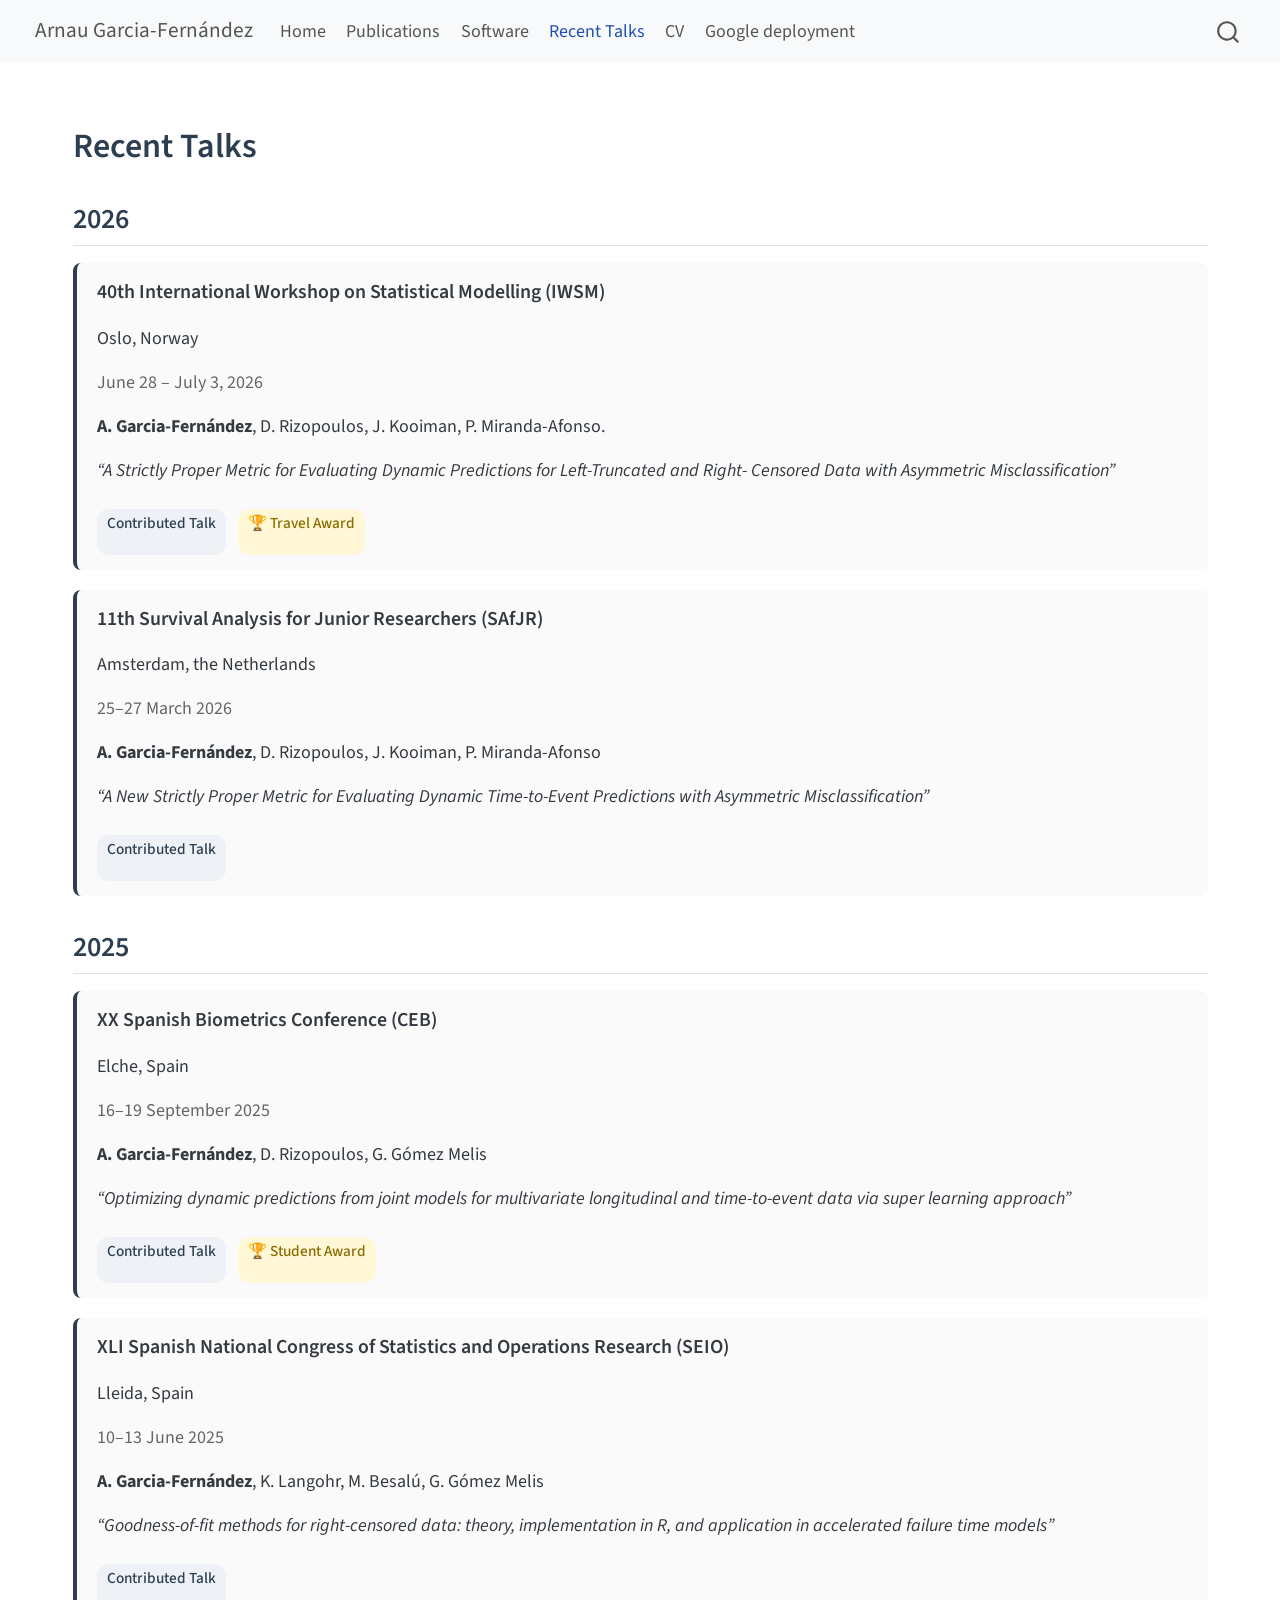
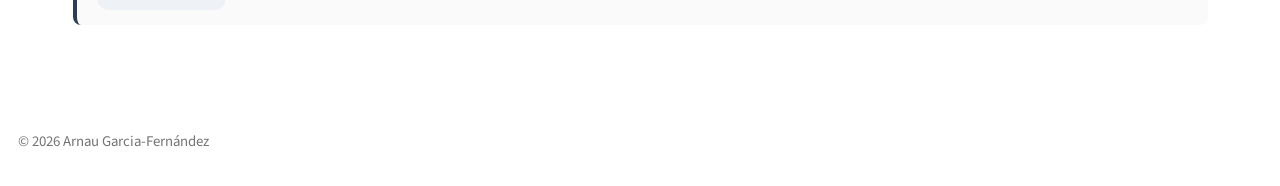
<file: docs/talks.html>
<!DOCTYPE html>
<html xmlns="http://www.w3.org/1999/xhtml" lang="en" xml:lang="en"><head>

<meta charset="utf-8">
<meta name="generator" content="quarto-1.8.25">

<meta name="viewport" content="width=device-width, initial-scale=1.0, user-scalable=yes">


<title>talks – Arnau Garcia-Fernández</title>
<style>
code{white-space: pre-wrap;}
span.smallcaps{font-variant: small-caps;}
div.columns{display: flex; gap: min(4vw, 1.5em);}
div.column{flex: auto; overflow-x: auto;}
div.hanging-indent{margin-left: 1.5em; text-indent: -1.5em;}
ul.task-list{list-style: none;}
ul.task-list li input[type="checkbox"] {
  width: 0.8em;
  margin: 0 0.8em 0.2em -1em; /* quarto-specific, see https://github.com/quarto-dev/quarto-cli/issues/4556 */ 
  vertical-align: middle;
}
</style>


<script src="site_libs/quarto-nav/quarto-nav.js"></script>
<script src="site_libs/quarto-nav/headroom.min.js"></script>
<script src="site_libs/clipboard/clipboard.min.js"></script>
<script src="site_libs/quarto-search/autocomplete.umd.js"></script>
<script src="site_libs/quarto-search/fuse.min.js"></script>
<script src="site_libs/quarto-search/quarto-search.js"></script>
<meta name="quarto:offset" content="./">
<script src="site_libs/quarto-html/quarto.js" type="module"></script>
<script src="site_libs/quarto-html/tabsets/tabsets.js" type="module"></script>
<script src="site_libs/quarto-html/axe/axe-check.js" type="module"></script>
<script src="site_libs/quarto-html/popper.min.js"></script>
<script src="site_libs/quarto-html/tippy.umd.min.js"></script>
<script src="site_libs/quarto-html/anchor.min.js"></script>
<link href="site_libs/quarto-html/tippy.css" rel="stylesheet">
<link href="site_libs/quarto-html/quarto-syntax-highlighting-7b89279ff1a6dce999919e0e67d4d9ec.css" rel="stylesheet" id="quarto-text-highlighting-styles">
<script src="site_libs/bootstrap/bootstrap.min.js"></script>
<link href="site_libs/bootstrap/bootstrap-icons.css" rel="stylesheet">
<link href="site_libs/bootstrap/bootstrap-5b4ad623e5705c0698d39aec6f10cf02.min.css" rel="stylesheet" append-hash="true" id="quarto-bootstrap" data-mode="light">
<script id="quarto-search-options" type="application/json">{
  "location": "navbar",
  "copy-button": false,
  "collapse-after": 3,
  "panel-placement": "end",
  "type": "overlay",
  "limit": 50,
  "keyboard-shortcut": [
    "f",
    "/",
    "s"
  ],
  "show-item-context": false,
  "language": {
    "search-no-results-text": "No results",
    "search-matching-documents-text": "matching documents",
    "search-copy-link-title": "Copy link to search",
    "search-hide-matches-text": "Hide additional matches",
    "search-more-match-text": "more match in this document",
    "search-more-matches-text": "more matches in this document",
    "search-clear-button-title": "Clear",
    "search-text-placeholder": "",
    "search-detached-cancel-button-title": "Cancel",
    "search-submit-button-title": "Submit",
    "search-label": "Search"
  }
}</script>


<link rel="stylesheet" href="styles.css">
</head>

<body class="nav-fixed quarto-light">

<div id="quarto-search-results"></div>
  <header id="quarto-header" class="headroom fixed-top">
    <nav class="navbar navbar-expand-lg " data-bs-theme="dark">
      <div class="navbar-container container-fluid">
      <div class="navbar-brand-container mx-auto">
    <a href="./index.html" class="navbar-brand navbar-brand-logo">
    </a>
    <a class="navbar-brand" href="./index.html">
    <span class="navbar-title">Arnau Garcia-Fernández</span>
    </a>
  </div>
            <div id="quarto-search" class="" title="Search"></div>
          <button class="navbar-toggler" type="button" data-bs-toggle="collapse" data-bs-target="#navbarCollapse" aria-controls="navbarCollapse" role="menu" aria-expanded="false" aria-label="Toggle navigation" onclick="if (window.quartoToggleHeadroom) { window.quartoToggleHeadroom(); }">
  <span class="navbar-toggler-icon"></span>
</button>
          <div class="collapse navbar-collapse" id="navbarCollapse">
            <ul class="navbar-nav navbar-nav-scroll me-auto">
  <li class="nav-item">
    <a class="nav-link" href="./index.html"> 
<span class="menu-text">Home</span></a>
  </li>  
  <li class="nav-item">
    <a class="nav-link" href="./publications.html"> 
<span class="menu-text">Publications</span></a>
  </li>  
  <li class="nav-item">
    <a class="nav-link" href="./software.html"> 
<span class="menu-text">Software</span></a>
  </li>  
  <li class="nav-item">
    <a class="nav-link active" href="./talks.html" aria-current="page"> 
<span class="menu-text">Recent Talks</span></a>
  </li>  
  <li class="nav-item">
    <a class="nav-link" href="./cv.html"> 
<span class="menu-text">CV</span></a>
  </li>  
  <li class="nav-item">
    <a class="nav-link" href="./goog.html"> 
<span class="menu-text">Google deployment</span></a>
  </li>  
</ul>
          </div> <!-- /navcollapse -->
            <div class="quarto-navbar-tools">
</div>
      </div> <!-- /container-fluid -->
    </nav>
</header>
<!-- content -->
<div id="quarto-content" class="quarto-container page-columns page-rows-contents page-layout-full page-navbar">
<!-- sidebar -->
<!-- margin-sidebar -->
    
<!-- main -->
<main class="content column-page" id="quarto-document-content"><header id="title-block-header" class="quarto-title-block"></header>




<section id="recent-talks" class="level1">
<h1>Recent Talks</h1>
<section id="section" class="level2">
<h2 class="anchored" data-anchor-id="section">2026</h2>
<div class="talk-card">
<div class="talk-conference">
<p>40th International Workshop on Statistical Modelling (IWSM)</p>
</div>
<p>Oslo, Norway</p>
<div class="talk-date">
<p>June 28 – July 3, 2026</p>
</div>
<div class="talk-authors">
<p><strong>A. Garcia-Fernández</strong>, D. Rizopoulos, J. Kooiman, P. Miranda-Afonso.</p>
</div>
<div class="talk-title">
<p>“A Strictly Proper Metric for Evaluating Dynamic Predictions for Left-Truncated and Right- Censored Data with Asymmetric Misclassification”</p>
</div>
<div class="talk-badge talk-contributed">
<p>Contributed Talk</p>
</div>
<div class="talk-award">
<p>🏆 Travel Award</p>
</div>
</div>
<div class="talk-card">
<div class="talk-conference">
<p>11th Survival Analysis for Junior Researchers (SAfJR)</p>
</div>
<p>Amsterdam, the Netherlands</p>
<div class="talk-date">
<p>25–27 March 2026</p>
</div>
<div class="talk-authors">
<p><strong>A. Garcia-Fernández</strong>, D. Rizopoulos, J. Kooiman, P. Miranda-Afonso</p>
</div>
<div class="talk-title">
<p>“A New Strictly Proper Metric for Evaluating Dynamic Time-to-Event Predictions with Asymmetric Misclassification”</p>
</div>
<div class="talk-badge talk-contributed">
<p>Contributed Talk</p>
</div>
</div>
</section>
<section id="section-1" class="level2">
<h2 class="anchored" data-anchor-id="section-1">2025</h2>
<div class="talk-card">
<div class="talk-conference">
<p>XX Spanish Biometrics Conference (CEB)</p>
</div>
<p>Elche, Spain</p>
<div class="talk-date">
<p>16–19 September 2025</p>
</div>
<div class="talk-authors">
<p><strong>A. Garcia-Fernández</strong>, D. Rizopoulos, G. Gómez Melis</p>
</div>
<div class="talk-title">
<p>“Optimizing dynamic predictions from joint models for multivariate longitudinal and time-to-event data via super learning approach”</p>
</div>
<div class="talk-badge talk-contributed">
<p>Contributed Talk</p>
</div>
<div class="talk-award">
<p>🏆 Student Award</p>
</div>
</div>
<div class="talk-card">
<div class="talk-conference">
<p>XLI Spanish National Congress of Statistics and Operations Research (SEIO)</p>
</div>
<p>Lleida, Spain</p>
<div class="talk-date">
<p>10–13 June 2025</p>
</div>
<div class="talk-authors">
<p><strong>A. Garcia-Fernández</strong>, K. Langohr, M. Besalú, G. Gómez Melis</p>
</div>
<div class="talk-title">
<p>“Goodness-of-fit methods for right-censored data: theory, implementation in R, and application in accelerated failure time models”</p>
</div>
<div class="talk-badge talk-contributed">
<p>Contributed Talk</p>
</div>
</div>


</section>
</section>

</main> <!-- /main -->
<script id="quarto-html-after-body" type="application/javascript">
  window.document.addEventListener("DOMContentLoaded", function (event) {
    const icon = "";
    const anchorJS = new window.AnchorJS();
    anchorJS.options = {
      placement: 'right',
      icon: icon
    };
    anchorJS.add('.anchored');
    const isCodeAnnotation = (el) => {
      for (const clz of el.classList) {
        if (clz.startsWith('code-annotation-')) {                     
          return true;
        }
      }
      return false;
    }
    const onCopySuccess = function(e) {
      // button target
      const button = e.trigger;
      // don't keep focus
      button.blur();
      // flash "checked"
      button.classList.add('code-copy-button-checked');
      var currentTitle = button.getAttribute("title");
      button.setAttribute("title", "Copied!");
      let tooltip;
      if (window.bootstrap) {
        button.setAttribute("data-bs-toggle", "tooltip");
        button.setAttribute("data-bs-placement", "left");
        button.setAttribute("data-bs-title", "Copied!");
        tooltip = new bootstrap.Tooltip(button, 
          { trigger: "manual", 
            customClass: "code-copy-button-tooltip",
            offset: [0, -8]});
        tooltip.show();    
      }
      setTimeout(function() {
        if (tooltip) {
          tooltip.hide();
          button.removeAttribute("data-bs-title");
          button.removeAttribute("data-bs-toggle");
          button.removeAttribute("data-bs-placement");
        }
        button.setAttribute("title", currentTitle);
        button.classList.remove('code-copy-button-checked');
      }, 1000);
      // clear code selection
      e.clearSelection();
    }
    const getTextToCopy = function(trigger) {
      const outerScaffold = trigger.parentElement.cloneNode(true);
      const codeEl = outerScaffold.querySelector('code');
      for (const childEl of codeEl.children) {
        if (isCodeAnnotation(childEl)) {
          childEl.remove();
        }
      }
      return codeEl.innerText;
    }
    const clipboard = new window.ClipboardJS('.code-copy-button:not([data-in-quarto-modal])', {
      text: getTextToCopy
    });
    clipboard.on('success', onCopySuccess);
    if (window.document.getElementById('quarto-embedded-source-code-modal')) {
      const clipboardModal = new window.ClipboardJS('.code-copy-button[data-in-quarto-modal]', {
        text: getTextToCopy,
        container: window.document.getElementById('quarto-embedded-source-code-modal')
      });
      clipboardModal.on('success', onCopySuccess);
    }
      var localhostRegex = new RegExp(/^(?:http|https):\/\/localhost\:?[0-9]*\//);
      var mailtoRegex = new RegExp(/^mailto:/);
        var filterRegex = new RegExp('/' + window.location.host + '/');
      var isInternal = (href) => {
          return filterRegex.test(href) || localhostRegex.test(href) || mailtoRegex.test(href);
      }
      // Inspect non-navigation links and adorn them if external
     var links = window.document.querySelectorAll('a[href]:not(.nav-link):not(.navbar-brand):not(.toc-action):not(.sidebar-link):not(.sidebar-item-toggle):not(.pagination-link):not(.no-external):not([aria-hidden]):not(.dropdown-item):not(.quarto-navigation-tool):not(.about-link)');
      for (var i=0; i<links.length; i++) {
        const link = links[i];
        if (!isInternal(link.href)) {
          // undo the damage that might have been done by quarto-nav.js in the case of
          // links that we want to consider external
          if (link.dataset.originalHref !== undefined) {
            link.href = link.dataset.originalHref;
          }
        }
      }
    function tippyHover(el, contentFn, onTriggerFn, onUntriggerFn) {
      const config = {
        allowHTML: true,
        maxWidth: 500,
        delay: 100,
        arrow: false,
        appendTo: function(el) {
            return el.parentElement;
        },
        interactive: true,
        interactiveBorder: 10,
        theme: 'quarto',
        placement: 'bottom-start',
      };
      if (contentFn) {
        config.content = contentFn;
      }
      if (onTriggerFn) {
        config.onTrigger = onTriggerFn;
      }
      if (onUntriggerFn) {
        config.onUntrigger = onUntriggerFn;
      }
      window.tippy(el, config); 
    }
    const noterefs = window.document.querySelectorAll('a[role="doc-noteref"]');
    for (var i=0; i<noterefs.length; i++) {
      const ref = noterefs[i];
      tippyHover(ref, function() {
        // use id or data attribute instead here
        let href = ref.getAttribute('data-footnote-href') || ref.getAttribute('href');
        try { href = new URL(href).hash; } catch {}
        const id = href.replace(/^#\/?/, "");
        const note = window.document.getElementById(id);
        if (note) {
          return note.innerHTML;
        } else {
          return "";
        }
      });
    }
    const xrefs = window.document.querySelectorAll('a.quarto-xref');
    const processXRef = (id, note) => {
      // Strip column container classes
      const stripColumnClz = (el) => {
        el.classList.remove("page-full", "page-columns");
        if (el.children) {
          for (const child of el.children) {
            stripColumnClz(child);
          }
        }
      }
      stripColumnClz(note)
      if (id === null || id.startsWith('sec-')) {
        // Special case sections, only their first couple elements
        const container = document.createElement("div");
        if (note.children && note.children.length > 2) {
          container.appendChild(note.children[0].cloneNode(true));
          for (let i = 1; i < note.children.length; i++) {
            const child = note.children[i];
            if (child.tagName === "P" && child.innerText === "") {
              continue;
            } else {
              container.appendChild(child.cloneNode(true));
              break;
            }
          }
          if (window.Quarto?.typesetMath) {
            window.Quarto.typesetMath(container);
          }
          return container.innerHTML
        } else {
          if (window.Quarto?.typesetMath) {
            window.Quarto.typesetMath(note);
          }
          return note.innerHTML;
        }
      } else {
        // Remove any anchor links if they are present
        const anchorLink = note.querySelector('a.anchorjs-link');
        if (anchorLink) {
          anchorLink.remove();
        }
        if (window.Quarto?.typesetMath) {
          window.Quarto.typesetMath(note);
        }
        if (note.classList.contains("callout")) {
          return note.outerHTML;
        } else {
          return note.innerHTML;
        }
      }
    }
    for (var i=0; i<xrefs.length; i++) {
      const xref = xrefs[i];
      tippyHover(xref, undefined, function(instance) {
        instance.disable();
        let url = xref.getAttribute('href');
        let hash = undefined; 
        if (url.startsWith('#')) {
          hash = url;
        } else {
          try { hash = new URL(url).hash; } catch {}
        }
        if (hash) {
          const id = hash.replace(/^#\/?/, "");
          const note = window.document.getElementById(id);
          if (note !== null) {
            try {
              const html = processXRef(id, note.cloneNode(true));
              instance.setContent(html);
            } finally {
              instance.enable();
              instance.show();
            }
          } else {
            // See if we can fetch this
            fetch(url.split('#')[0])
            .then(res => res.text())
            .then(html => {
              const parser = new DOMParser();
              const htmlDoc = parser.parseFromString(html, "text/html");
              const note = htmlDoc.getElementById(id);
              if (note !== null) {
                const html = processXRef(id, note);
                instance.setContent(html);
              } 
            }).finally(() => {
              instance.enable();
              instance.show();
            });
          }
        } else {
          // See if we can fetch a full url (with no hash to target)
          // This is a special case and we should probably do some content thinning / targeting
          fetch(url)
          .then(res => res.text())
          .then(html => {
            const parser = new DOMParser();
            const htmlDoc = parser.parseFromString(html, "text/html");
            const note = htmlDoc.querySelector('main.content');
            if (note !== null) {
              // This should only happen for chapter cross references
              // (since there is no id in the URL)
              // remove the first header
              if (note.children.length > 0 && note.children[0].tagName === "HEADER") {
                note.children[0].remove();
              }
              const html = processXRef(null, note);
              instance.setContent(html);
            } 
          }).finally(() => {
            instance.enable();
            instance.show();
          });
        }
      }, function(instance) {
      });
    }
        let selectedAnnoteEl;
        const selectorForAnnotation = ( cell, annotation) => {
          let cellAttr = 'data-code-cell="' + cell + '"';
          let lineAttr = 'data-code-annotation="' +  annotation + '"';
          const selector = 'span[' + cellAttr + '][' + lineAttr + ']';
          return selector;
        }
        const selectCodeLines = (annoteEl) => {
          const doc = window.document;
          const targetCell = annoteEl.getAttribute("data-target-cell");
          const targetAnnotation = annoteEl.getAttribute("data-target-annotation");
          const annoteSpan = window.document.querySelector(selectorForAnnotation(targetCell, targetAnnotation));
          const lines = annoteSpan.getAttribute("data-code-lines").split(",");
          const lineIds = lines.map((line) => {
            return targetCell + "-" + line;
          })
          let top = null;
          let height = null;
          let parent = null;
          if (lineIds.length > 0) {
              //compute the position of the single el (top and bottom and make a div)
              const el = window.document.getElementById(lineIds[0]);
              top = el.offsetTop;
              height = el.offsetHeight;
              parent = el.parentElement.parentElement;
            if (lineIds.length > 1) {
              const lastEl = window.document.getElementById(lineIds[lineIds.length - 1]);
              const bottom = lastEl.offsetTop + lastEl.offsetHeight;
              height = bottom - top;
            }
            if (top !== null && height !== null && parent !== null) {
              // cook up a div (if necessary) and position it 
              let div = window.document.getElementById("code-annotation-line-highlight");
              if (div === null) {
                div = window.document.createElement("div");
                div.setAttribute("id", "code-annotation-line-highlight");
                div.style.position = 'absolute';
                parent.appendChild(div);
              }
              div.style.top = top - 2 + "px";
              div.style.height = height + 4 + "px";
              div.style.left = 0;
              let gutterDiv = window.document.getElementById("code-annotation-line-highlight-gutter");
              if (gutterDiv === null) {
                gutterDiv = window.document.createElement("div");
                gutterDiv.setAttribute("id", "code-annotation-line-highlight-gutter");
                gutterDiv.style.position = 'absolute';
                const codeCell = window.document.getElementById(targetCell);
                const gutter = codeCell.querySelector('.code-annotation-gutter');
                gutter.appendChild(gutterDiv);
              }
              gutterDiv.style.top = top - 2 + "px";
              gutterDiv.style.height = height + 4 + "px";
            }
            selectedAnnoteEl = annoteEl;
          }
        };
        const unselectCodeLines = () => {
          const elementsIds = ["code-annotation-line-highlight", "code-annotation-line-highlight-gutter"];
          elementsIds.forEach((elId) => {
            const div = window.document.getElementById(elId);
            if (div) {
              div.remove();
            }
          });
          selectedAnnoteEl = undefined;
        };
          // Handle positioning of the toggle
      window.addEventListener(
        "resize",
        throttle(() => {
          elRect = undefined;
          if (selectedAnnoteEl) {
            selectCodeLines(selectedAnnoteEl);
          }
        }, 10)
      );
      function throttle(fn, ms) {
      let throttle = false;
      let timer;
        return (...args) => {
          if(!throttle) { // first call gets through
              fn.apply(this, args);
              throttle = true;
          } else { // all the others get throttled
              if(timer) clearTimeout(timer); // cancel #2
              timer = setTimeout(() => {
                fn.apply(this, args);
                timer = throttle = false;
              }, ms);
          }
        };
      }
        // Attach click handler to the DT
        const annoteDls = window.document.querySelectorAll('dt[data-target-cell]');
        for (const annoteDlNode of annoteDls) {
          annoteDlNode.addEventListener('click', (event) => {
            const clickedEl = event.target;
            if (clickedEl !== selectedAnnoteEl) {
              unselectCodeLines();
              const activeEl = window.document.querySelector('dt[data-target-cell].code-annotation-active');
              if (activeEl) {
                activeEl.classList.remove('code-annotation-active');
              }
              selectCodeLines(clickedEl);
              clickedEl.classList.add('code-annotation-active');
            } else {
              // Unselect the line
              unselectCodeLines();
              clickedEl.classList.remove('code-annotation-active');
            }
          });
        }
    const findCites = (el) => {
      const parentEl = el.parentElement;
      if (parentEl) {
        const cites = parentEl.dataset.cites;
        if (cites) {
          return {
            el,
            cites: cites.split(' ')
          };
        } else {
          return findCites(el.parentElement)
        }
      } else {
        return undefined;
      }
    };
    var bibliorefs = window.document.querySelectorAll('a[role="doc-biblioref"]');
    for (var i=0; i<bibliorefs.length; i++) {
      const ref = bibliorefs[i];
      const citeInfo = findCites(ref);
      if (citeInfo) {
        tippyHover(citeInfo.el, function() {
          var popup = window.document.createElement('div');
          citeInfo.cites.forEach(function(cite) {
            var citeDiv = window.document.createElement('div');
            citeDiv.classList.add('hanging-indent');
            citeDiv.classList.add('csl-entry');
            var biblioDiv = window.document.getElementById('ref-' + cite);
            if (biblioDiv) {
              citeDiv.innerHTML = biblioDiv.innerHTML;
            }
            popup.appendChild(citeDiv);
          });
          return popup.innerHTML;
        });
      }
    }
  });
  </script>
</div> <!-- /content -->
<footer class="footer">
  <div class="nav-footer">
    <div class="nav-footer-left">
<p>© 2026 Arnau Garcia-Fernández</p>
</div>   
    <div class="nav-footer-center">
      &nbsp;
    </div>
    <div class="nav-footer-right">
      &nbsp;
    </div>
  </div>
</footer>




</body></html>
</file>
<file: docs/site_libs/quarto-html/tippy.css>
.tippy-box[data-animation=fade][data-state=hidden]{opacity:0}[data-tippy-root]{max-width:calc(100vw - 10px)}.tippy-box{position:relative;background-color:#333;color:#fff;border-radius:4px;font-size:14px;line-height:1.4;white-space:normal;outline:0;transition-property:transform,visibility,opacity}.tippy-box[data-placement^=top]>.tippy-arrow{bottom:0}.tippy-box[data-placement^=top]>.tippy-arrow:before{bottom:-7px;left:0;border-width:8px 8px 0;border-top-color:initial;transform-origin:center top}.tippy-box[data-placement^=bottom]>.tippy-arrow{top:0}.tippy-box[data-placement^=bottom]>.tippy-arrow:before{top:-7px;left:0;border-width:0 8px 8px;border-bottom-color:initial;transform-origin:center bottom}.tippy-box[data-placement^=left]>.tippy-arrow{right:0}.tippy-box[data-placement^=left]>.tippy-arrow:before{border-width:8px 0 8px 8px;border-left-color:initial;right:-7px;transform-origin:center left}.tippy-box[data-placement^=right]>.tippy-arrow{left:0}.tippy-box[data-placement^=right]>.tippy-arrow:before{left:-7px;border-width:8px 8px 8px 0;border-right-color:initial;transform-origin:center right}.tippy-box[data-inertia][data-state=visible]{transition-timing-function:cubic-bezier(.54,1.5,.38,1.11)}.tippy-arrow{width:16px;height:16px;color:#333}.tippy-arrow:before{content:"";position:absolute;border-color:transparent;border-style:solid}.tippy-content{position:relative;padding:5px 9px;z-index:1}
</file>
<file: docs/site_libs/quarto-html/quarto-syntax-highlighting-7b89279ff1a6dce999919e0e67d4d9ec.css>
/* quarto syntax highlight colors */
:root {
  --quarto-hl-ot-color: #003B4F;
  --quarto-hl-at-color: #657422;
  --quarto-hl-ss-color: #20794D;
  --quarto-hl-an-color: #5E5E5E;
  --quarto-hl-fu-color: #4758AB;
  --quarto-hl-st-color: #20794D;
  --quarto-hl-cf-color: #003B4F;
  --quarto-hl-op-color: #5E5E5E;
  --quarto-hl-er-color: #AD0000;
  --quarto-hl-bn-color: #AD0000;
  --quarto-hl-al-color: #AD0000;
  --quarto-hl-va-color: #111111;
  --quarto-hl-bu-color: inherit;
  --quarto-hl-ex-color: inherit;
  --quarto-hl-pp-color: #AD0000;
  --quarto-hl-in-color: #5E5E5E;
  --quarto-hl-vs-color: #20794D;
  --quarto-hl-wa-color: #5E5E5E;
  --quarto-hl-do-color: #5E5E5E;
  --quarto-hl-im-color: #00769E;
  --quarto-hl-ch-color: #20794D;
  --quarto-hl-dt-color: #AD0000;
  --quarto-hl-fl-color: #AD0000;
  --quarto-hl-co-color: #5E5E5E;
  --quarto-hl-cv-color: #5E5E5E;
  --quarto-hl-cn-color: #8f5902;
  --quarto-hl-sc-color: #5E5E5E;
  --quarto-hl-dv-color: #AD0000;
  --quarto-hl-kw-color: #003B4F;
}

/* other quarto variables */
:root {
  --quarto-font-monospace: SFMono-Regular, Menlo, Monaco, Consolas, "Liberation Mono", "Courier New", monospace;
}

/* syntax highlight based on Pandoc's rules */
pre > code.sourceCode > span {
  color: #003B4F;
}

code.sourceCode > span {
  color: #003B4F;
}

div.sourceCode,
div.sourceCode pre.sourceCode {
  color: #003B4F;
}

/* Normal */
code span {
  color: #003B4F;
}

/* Alert */
code span.al {
  color: #AD0000;
  font-style: inherit;
}

/* Annotation */
code span.an {
  color: #5E5E5E;
  font-style: inherit;
}

/* Attribute */
code span.at {
  color: #657422;
  font-style: inherit;
}

/* BaseN */
code span.bn {
  color: #AD0000;
  font-style: inherit;
}

/* BuiltIn */
code span.bu {
  font-style: inherit;
}

/* ControlFlow */
code span.cf {
  color: #003B4F;
  font-weight: bold;
  font-style: inherit;
}

/* Char */
code span.ch {
  color: #20794D;
  font-style: inherit;
}

/* Constant */
code span.cn {
  color: #8f5902;
  font-style: inherit;
}

/* Comment */
code span.co {
  color: #5E5E5E;
  font-style: inherit;
}

/* CommentVar */
code span.cv {
  color: #5E5E5E;
  font-style: italic;
}

/* Documentation */
code span.do {
  color: #5E5E5E;
  font-style: italic;
}

/* DataType */
code span.dt {
  color: #AD0000;
  font-style: inherit;
}

/* DecVal */
code span.dv {
  color: #AD0000;
  font-style: inherit;
}

/* Error */
code span.er {
  color: #AD0000;
  font-style: inherit;
}

/* Extension */
code span.ex {
  font-style: inherit;
}

/* Float */
code span.fl {
  color: #AD0000;
  font-style: inherit;
}

/* Function */
code span.fu {
  color: #4758AB;
  font-style: inherit;
}

/* Import */
code span.im {
  color: #00769E;
  font-style: inherit;
}

/* Information */
code span.in {
  color: #5E5E5E;
  font-style: inherit;
}

/* Keyword */
code span.kw {
  color: #003B4F;
  font-weight: bold;
  font-style: inherit;
}

/* Operator */
code span.op {
  color: #5E5E5E;
  font-style: inherit;
}

/* Other */
code span.ot {
  color: #003B4F;
  font-style: inherit;
}

/* Preprocessor */
code span.pp {
  color: #AD0000;
  font-style: inherit;
}

/* SpecialChar */
code span.sc {
  color: #5E5E5E;
  font-style: inherit;
}

/* SpecialString */
code span.ss {
  color: #20794D;
  font-style: inherit;
}

/* String */
code span.st {
  color: #20794D;
  font-style: inherit;
}

/* Variable */
code span.va {
  color: #111111;
  font-style: inherit;
}

/* VerbatimString */
code span.vs {
  color: #20794D;
  font-style: inherit;
}

/* Warning */
code span.wa {
  color: #5E5E5E;
  font-style: italic;
}

.prevent-inlining {
  content: "</";
}

/*# sourceMappingURL=3944bc705cfaf4c80e56f77c5205168a.css.map */
</file>
<file: docs/styles.css>
body {
  font-size: 18px;
}

h1, h2, h3 {
  color: #2c3e50;
}

.navbar {
  font-size: 18px;
}

img {
  border-radius: 10px;
}

.contact-icons {
  display: flex;
  justify-content: center;
  gap: 14px;
  margin-top: 8px;
}

.contact-icons a img {
  transition: transform 0.15s ease;
}

.contact-icons a img:hover {
  transform: scale(1.15);
}

.profile-card {
  text-align: center;
}

.profile-card h4,
.profile-card h5 {
  margin-top: 6px;
  margin-bottom: 6px;
}


.talk-card {
  border-left: 4px solid #2c3e50;
  padding: 15px 20px;
  margin-bottom: 20px;
  background-color: #fafafa;
  border-radius: 8px;
}

.talk-conference {
  font-weight: 600;
  font-size: 1.1em;
}

.talk-date {
  color: #666;
  margin-bottom: 8px;
}

.talk-title {
  font-style: italic;
  margin-top: 8px;
  margin-bottom: 8px;
}

.talk-authors {
  margin-top: 8px;
}

/* Talk type badges */

.talk-badge {
  display: inline-block;
  padding: 3px 10px;
  margin-top: 8px;
  margin-right: 8px;
  border-radius: 12px;
  font-size: 0.85em;
  font-weight: 500;
}

.talk-contributed {
  background-color: #eef2f7;
  color: #2c3e50;
}

.talk-invited {
  background-color: #dbeafe;
  color: #1d4ed8;
}

/* Awards */

.talk-award {
  display: inline-block;
  padding: 3px 10px;
  margin-top: 8px;
  border-radius: 12px;
  font-size: 0.85em;
  font-weight: 500;
  background-color: #fff7d6;
  color: #8a6d00;
}

/* ---------- Desktop default (keep 2 columns) ---------- */
.profile-layout {
  align-items: flex-start;
}

/* ---------- Mobile view ---------- */
@media screen and (max-width: 768px) {

  .profile-layout {
    display: flex !important;
    flex-direction: column !important;
  }

  .profile-layout .column {
    width: 100% !important;
    max-width: 100% !important;
  }

  /* Make profile image smaller on mobile */
  .profile-layout img {
    width: 60% !important;
    margin: 0 auto;
    display: block;
  }

  /* Center text nicely on mobile */
  .profile-card {
    text-align: center;
  }
}

@media screen and (max-width: 768px) {
  .profile-layout .column {
    padding-bottom: 15px;
  }
}
</file>
